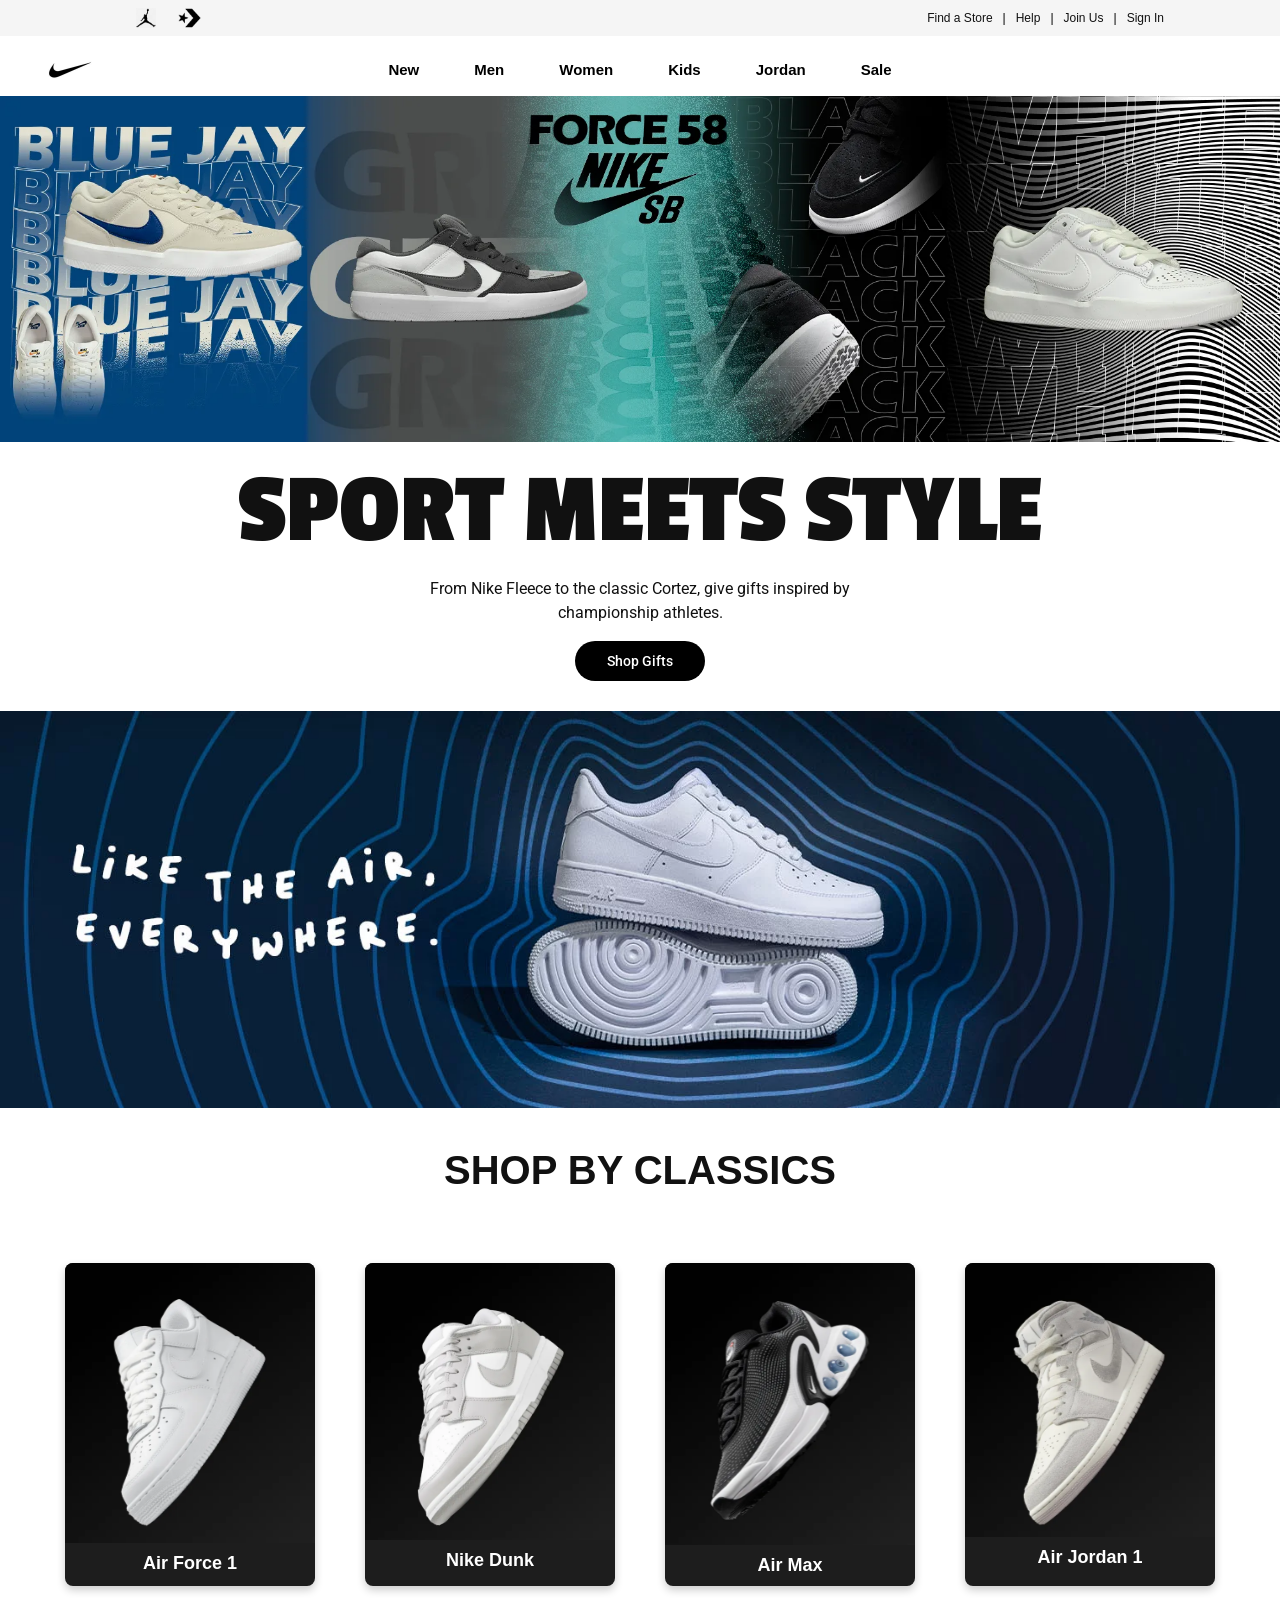
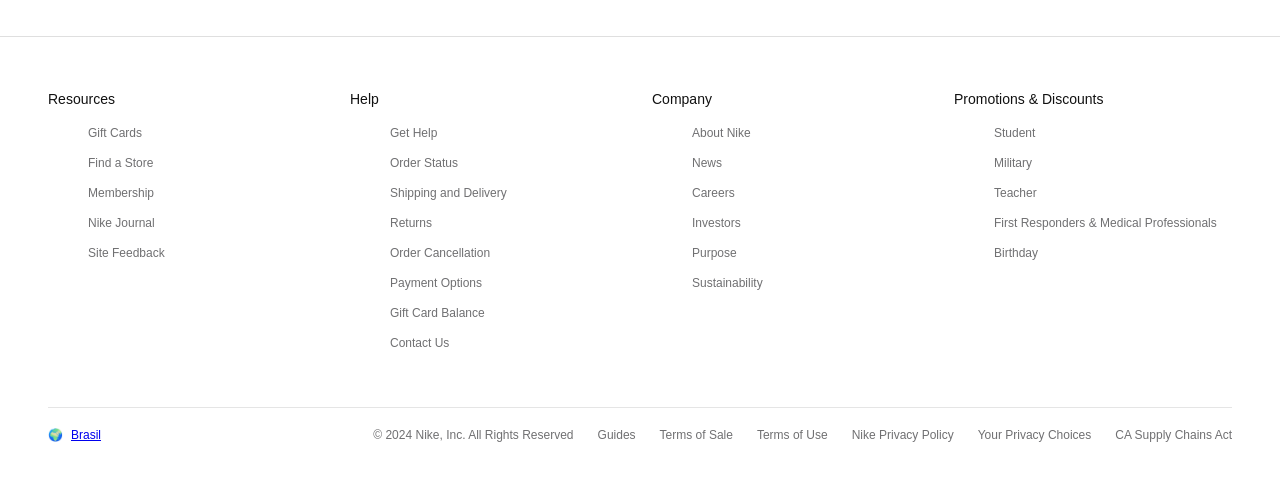
<file: index.html>
<!DOCTYPE html>
<html lang="en">
<head>
    <meta charset="UTF-8">
    <meta name="viewport" content="width=device-width, initial-scale=1.0">
    <link rel="shortcut icon" href="images/favcon_nike.webp" type="image/x-icon">
    <link rel="stylesheet" href="styles/styles.css">
    <title> Nike! Just do It! </title>
</head>

<body>
    <!-- ========== TOP NAV SITE ========== -->
    <nav class="top-nav">
        <!-- Left Top Nav Logo -->
        <div class="img-top-nav">
            <img class="jordan-top-nav" src="images/jordan_header.png" alt="jordan_logo">
            <img class="converse-top-nav" src="images/converse_header.png" alt="converse_logo">
        </div>
        <!-- End Left Top Nav Logo -->
        
        <!-- Right Top Nav Content -->
        <div class="text-top-nav">
            <a href="https://www.nike.com/retail" target="_blank"> Find a Store </a>
            <span>|</span>
            <a href="https://www.nike.com/help" target="_blank"> Help </a>
            <span>|</span>
            <a href="https://www.nike.com/membership" target="_blank"> Join Us </a>
            <span>|</span>
            <a href="signin.html"> Sign In </a>
        </div>
        <!-- End Right Top Nav Content -->
    </nav>
    <!-- ========== END TOP NAV SITE ========== -->

    <!-- ========== HEADER MENU ========== -->
    <header class="header">
        <nav class="header-nav">  
            <!-- Right Header Logo --> 
            <div class="header-logo">
                <a href="index.html"> <img src="images/nike_logo_header.jpg" alt="logo nike"></a>
            </div>
            <!-- End Right Header Logo --> 
            
            <!-- Center Header Menu --> 
            <div class="header-content">      
                <a href="https://www.nike.com/w/new-3n82y" target="_blank"> New </a>
                <a href="https://www.nike.com/men" target="_blank"> Men </a>
                <a href="https://www.nike.com/women" target="_blank"> Women </a>
                <a href="https://www.nike.com/kids" target="_blank"> Kids </a>
                <a href="https://www.nike.com/jordan" target="_blank"> Jordan </a>
                <a href="https://www.nike.com/w/sale-3yaep" target="_blank"> Sale </a>  
            </div> 
            <!-- End Center Header Menu --> 
        </nav>
    </header>
    <!-- ========== END HEADER MENU ========== -->

    <!-- ========== MAIN ==========  -->
    <main class="main">
        <!-- Banner 1 - Main One -->
        <div class="main-one">
            <img class="main-one" src="images/nike-banner-one.webp" alt="main-one-banner">
        </div>
        <!-- End Banner 1 - Main One -->
         
        <!-- Main Content 1 - Main Two -->
        <div class="main-two">
            <h2 class="h2-main-two"> SPORT MEETS STYLE</h2>
            <P class="p-main-two"> From Nike Fleece to the classic Cortez, give gifts inspired by <br>championship athletes.</P>
            <a href="error404.html" class="button-main-two"> Shop Gifts </a>
        </div>
        <!-- End Main Content 1 - Main Two -->

        <!-- Banner 2 - Main Three -->
        <div class="main-three">
            <img class="main-three" src="images/nike-banner-two.webp" alt="main-one-banner">
        </div>
        <!-- End Banner 2 - Main Three -->

        <!-- Product Main List - Main Four -->
        <div class="main-four">
            <p class="p-main-four"> SHOP BY CLASSICS </p>
            <div class="product-grid-main-four">
                <!-- First Product -->
                <div class="product-card">
                    <a href="product1.html"><img src="images/shop_by_classics_air_force.png" alt="Air Force 1"></a>
                    <p> Air Force 1 </p>      
                </div> 
                <!-- Second Product -->
                <div class="product-card">
                    <a href="product2.html"><img src="images/shop_by_classics_dunk.png" alt="Nike Dunk"></a>
                    <p> Nike Dunk </p>
                </div>
                <!-- Third Product -->
                <div class="product-card">
                    <a href="product3.html"><img src="images/shop_by_classics_air_max.png" alt="Air Max"></a>
                    <p> Air Max </p>
                </div>
                <!-- Fourth Product -->
                <div class="product-card">
                    <a href="product4.html"><img src="images/shop_by_classics_air_jordan_1.png" alt="Air Jordan 1"></a>
                    <p> Air Jordan 1 </p>
                </div>   
            </div> 
        </div>
        <!-- End Product Main List - Main Four -->
    </main>
    <!-- ========== END MAIN ==========  -->

    <!-- ========== FOOTER ========== -->
    <footer class="footer">
        <div class="footer-content">
            <div class="footer-columns">
                <div class="footer-column">
                    <h3> Resources </h3>
                    <ul class="footer-links">
                        <li><a href="#"> Gift Cards </a></li>
                        <li><a href="#"> Find a Store </a></li>
                        <li><a href="#"> Membership </a></li>
                        <li><a href="#"> Nike Journal </a></li>
                        <li><a href="#"> Site Feedback </a></li>
                    </ul>
                </div>

                <div class="footer-column">
                    <h3> Help </h3>
                    <ul class="footer-links">
                        <li><a href="#"> Get Help </a></li>
                        <li><a href="#"> Order Status </a></li>
                        <li><a href="#"> Shipping and Delivery </a></li>
                        <li><a href="#"> Returns </a></li>
                        <li><a href="#"> Order Cancellation </a></li>
                        <li><a href="#"> Payment Options </a></li>
                        <li><a href="#"> Gift Card Balance </a></li>
                        <li><a href="#"> Contact Us </a></li>
                    </ul>
                </div>

                <div class="footer-column">
                    <h3> Company </h3>
                    <ul class="footer-links">
                        <li><a href="#"> About Nike </a></li>
                        <li><a href="#"> News </a></li>
                        <li><a href="#"> Careers </a></li>
                        <li><a href="#"> Investors </a></li>
                        <li><a href="#"> Purpose </a></li>
                        <li><a href="#"> Sustainability </a></li>
                    </ul>
                </div>

                <div class="footer-column">
                    <h3> Promotions & Discounts </h3>
                    <ul class="footer-links">
                        <li><a href="#"> Student </a></li>
                        <li><a href="#"> Military </a></li>
                        <li><a href="#"> Teacher </a></li>
                        <li><a href="#"> First Responders & Medical Professionals </a></li>
                        <li><a href="#"> Birthday </a></li>
                    </ul>
                </div>
            </div>

            <div class="footer-bottom">
                <div class="location">
                    <span> 🌍 </span>
                    <a href="#"> Brasil </a>
                </div>
                <div class="footer-legal">
                    <span> © 2024 Nike, Inc. All Rights Reserved </span>
                    <a href="#"> Guides </a>
                    <a href="#"> Terms of Sale </a>
                    <a href="#"> Terms of Use </a>
                    <a href="#"> Nike Privacy Policy </a>
                    <a href="#"> Your Privacy Choices </a>
                    <a href="#"> CA Supply Chains Act </a>
                </div>
            </div>
        </div>
    </footer>
    <!-- ========== END FOOTER ========== -->
</body>
</html>
</file>
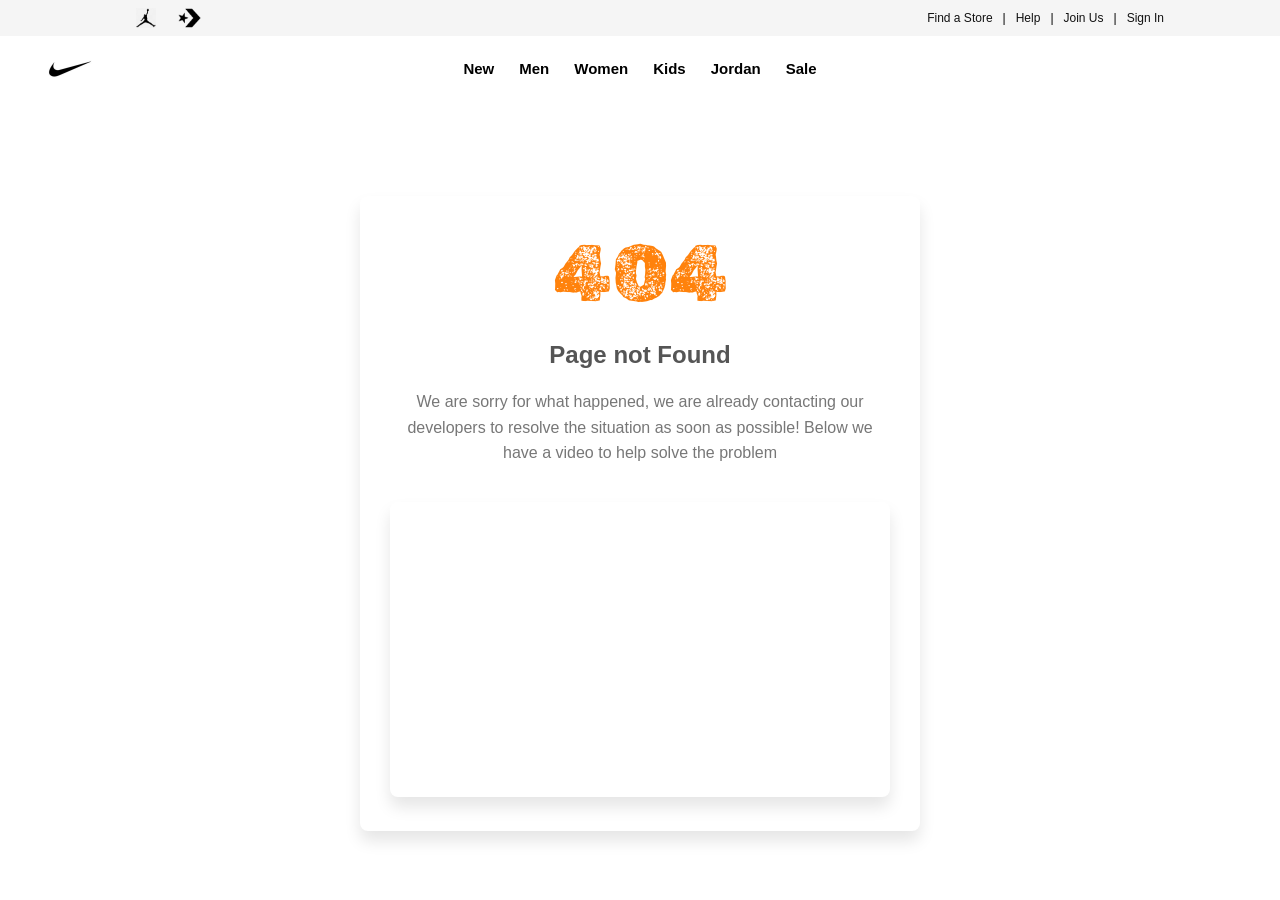
<file: error404.html>
<!DOCTYPE html>
<html lang="pt-br">
<head>
    <meta charset="UTF-8">
    <meta name="viewport" content="width=device-width, initial-scale=1.0">
    <link rel="shortcut icon" href="images/favcon_nike.webp" type="image/x-icon">
    <link rel="stylesheet" href="styles/error404.css">
    <title> Nike! Just do It!</title>
</head>

<body>
    <!-- ========== TOP NAV SITE ========== -->
    <nav class="top-nav">
        <!-- Left Top Nav Logo -->
        <div class="img-top-nav">
            <img class="jordan-top-nav" src="images/jordan_header.png" alt="jordan_logo">
            <img class="converse-top-nav" src="images/converse_header.png" alt="converse_logo">
        </div>
        <!-- End Left Top Nav Logo -->
        
        <!-- Right Top Nav Content -->
        <div class="text-top-nav">
            <a href="https://www.nike.com/retail" target="_blank"> Find a Store </a>
            <span>|</span>
            <a href="https://www.nike.com/help" target="_blank"> Help </a>
            <span>|</span>
            <a href="https://www.nike.com/membership" target="_blank"> Join Us </a>
            <span>|</span>
            <a href="signin.html"> Sign In </a>
        </div>
        <!-- End Right Top Nav Content -->
    </nav>
    <!-- ========== END TOP NAV SITE ========== -->

    <!-- ========== HEADER MENU ========== -->
    <header class="header">
        <nav class="header-nav">  
            <!-- Right Header Logo --> 
            <div class="header-logo">
                <a href="index.html"> <img src="images/nike_logo_header.jpg" alt="logo nike"></a>
            </div>
            <!-- End Right Header Logo --> 
            
            <!-- Center Header Menu --> 
            <div class="header-content">      
                <a href="https://www.nike.com/w/new-3n82y" target="_blank"> New </a>
                <a href="https://www.nike.com/men" target="_blank"> Men </a>
                <a href="https://www.nike.com/women" target="_blank"> Women </a>
                <a href="https://www.nike.com/kids" target="_blank"> Kids </a>
                <a href="https://www.nike.com/jordan" target="_blank"> Jordan </a>
                <a href="https://www.nike.com/w/sale-3yaep" target="_blank"> Sale </a>   
            </div> 
            <!-- End Center Header Menu --> 
        </nav>
    </header>
    <!-- ========== END HEADER MENU ========== -->

    <!-- ========== MAIN ==========  -->
    <main class="main">
        <div>
            <h1 class="h1"> 404 </h1>
            <h2 class="h2"> Page not Found </h2>
            <p class="p"> We are sorry for what happened, we are already contacting our developers to resolve the situation as soon as possible! Below we have a video to help solve the problem </p>
        </div>
        <div>
            <iframe class="video" width="560" height="315" src="https://www.youtube.com/embed/NRT_sdTAwU4?si=lMrzBtJq0rFooqco" title="YouTube video player" frameborder="0" allow="accelerometer; autoplay; clipboard-write; encrypted-media; gyroscope; picture-in-picture; web-share" referrerpolicy="strict-origin-when-cross-origin" allowfullscreen></iframe>
        </div>

    </main>
    <!-- ========== END MAIN ==========  -->
</body>
</html>
</file>
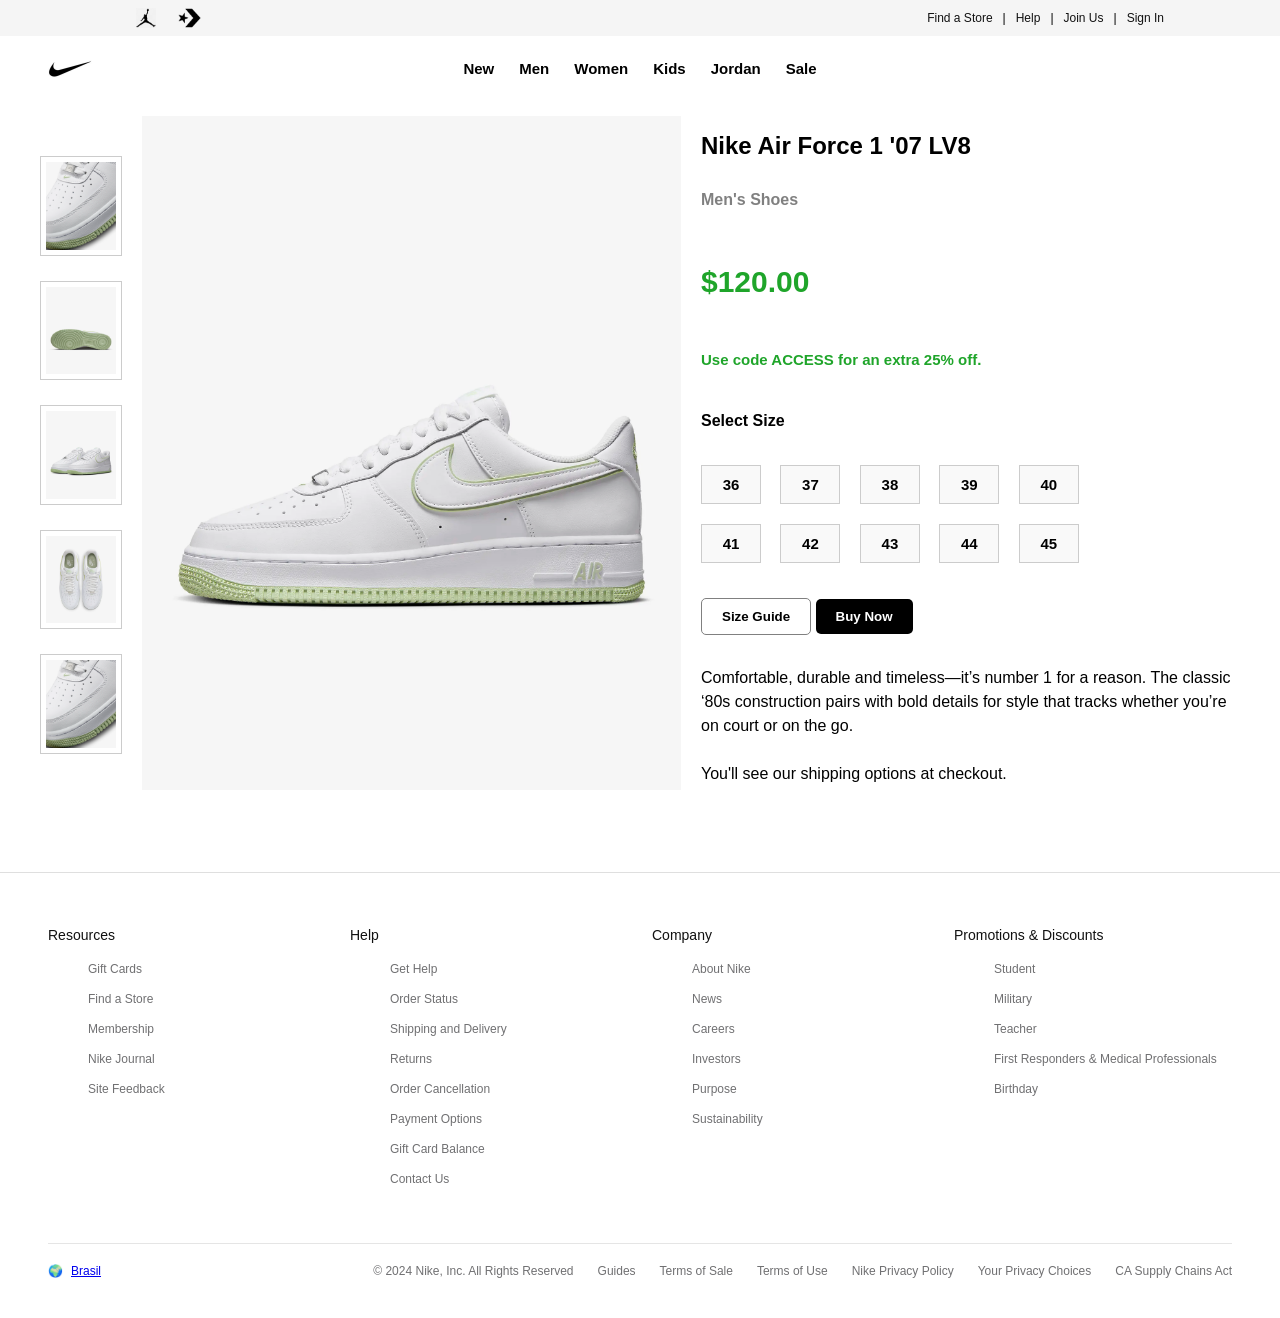
<file: product1.html>
<!DOCTYPE html>
<html lang="en">
<head>
    <meta charset="UTF-8">
    <meta name="viewport" content="width=device-width, initial-scale=1.0">
    <link rel="shortcut icon" href="images/favcon_nike.webp" type="image/x-icon">
    <link rel="stylesheet" href="styles/products.css">
    <title> Nike! Just do It! </title>
</head>

<body>
    <!-- ========== TOP NAV SITE ========== -->
    <nav class="top-nav">
        <div class="img-top-nav">
            <img class="jordan-top-nav" src="images/jordan_header.png" alt="jordan_logo">
            <img class="converse-top-nav" src="images/converse_header.png" alt="converse_logo">
        </div>
        <div class="text-top-nav">
            <a href="https://www.nike.com/retail" target="_blank"> Find a Store </a>
            <span>|</span>
            <a href="https://www.nike.com/help" target="_blank"> Help </a>
            <span>|</span>
            <a href="https://www.nike.com/membership" target="_blank"> Join Us </a>
            <span>|</span>
            <a href="signin.html"> Sign In </a>
        </div>
    </nav>
    <!-- ========== END TOP NAV SITE ========== -->

    <!-- ========== HEADER MENU ========== -->
    <header class="header">
        <nav class="header-nav">   
            <div class="header-logo">
                <a href="index.html"> <img src="images/nike_logo_header.jpg" alt="logo nike"></a>
            </div>
            <div class="header-content">      
                <a href="https://www.nike.com/w/new-3n82y" target="_blank"> New </a>
                <a href="https://www.nike.com/men" target="_blank"> Men </a>
                <a href="https://www.nike.com/women" target="_blank"> Women </a>
                <a href="https://www.nike.com/kids" target="_blank"> Kids </a>
                <a href="https://www.nike.com/jordan" target="_blank"> Jordan </a>
                <a href="https://www.nike.com/w/sale-3yaep" target="_blank"> Sale </a> 
            </div> 
        </nav>
    </header>
    <!-- ========== END HEADER MENU ========== -->

    <!-- ========== MAIN PRODUCT PAGE ========== -->
    <main class="main">
        <div class="product-container">
            <!-- Grid Images -->
            <div class="products-grid">
                <img src="images/product1-airforce/prox_view.png" alt="Proximal view" class="prev-image">
                <img src="images/product1-airforce/bottom_view.png" alt="Bottom view" class="prev-image">
                <img src="images/product1-airforce/diagonal_view.png" alt="Diagonal view" class="prev-image">
                <img src="images/product1-airforce/top_view.png" alt="Top view" class="prev-image">
                <img src="images/product1-airforce/prox_view.png" alt="Proximal view" class="prev-image">
            </div>
    
            <!-- Main Product Image -->
            <div class="product-image">
                <img src="images/product1-airforce/lateral_view.png" alt="Lateral view" class="main-image">
            </div>
    
            <!-- Product Details -->
            <div class="product-content">
                <h1 class="product-name"> Nike Air Force 1 '07 LV8 </h1>
                <h3 class="product-category"> Men's Shoes </h3>
                <h2 class="product-price"> $120.00 </h2>
                <h2 class="discount-offer"> Use code ACCESS for an extra 25% off. </h2>
    
                <!-- Size Selection -->
                <p class="size-label"> Select Size </p>
                <div class="size-buttons">
                    <button class="product-size"> 36 </button>
                    <button class="product-size"> 37 </button>
                    <button class="product-size"> 38 </button>
                    <button class="product-size"> 39 </button>
                    <button class="product-size"> 40 </button>
                    <br>
                    <button class="product-size"> 41 </button>
                    <button class="product-size"> 42 </button>
                    <button class="product-size"> 43 </button>
                    <button class="product-size"> 44 </button>
                    <button class="product-size"> 45 </button>
                </div>
    
                <!-- Action Buttons -->
                <div class="action-buttons">
                    <a href="sizeguide.html"><button class="add-to-bag"> Size Guide </button></a>
                    <button class="buy-now"> Buy Now </button>
                </div>
    
                <!-- Prodcut Description -->
                <p class="product-description">
                    Comfortable, durable and timeless—it’s number 1 for a reason. The classic ‘80s construction pairs with bold details for style that tracks whether you’re on court or on the go.
                    <br> <br>
                    You'll see our shipping options at checkout.
                </p>
            </div>
        </div>
    </main>
    <!-- ========== END MAIN PRODUCT PAGE ========== -->

    <!-- ========== FOOTER ========== -->
    <footer class="footer">
        <div class="footer-content">
            <div class="footer-columns">
                <div class="footer-column">
                    <h3> Resources </h3>
                    <ul class="footer-links">
                        <li><a href="#"> Gift Cards </a></li>
                        <li><a href="#"> Find a Store </a></li>
                        <li><a href="#"> Membership </a></li>
                        <li><a href="#"> Nike Journal </a></li>
                        <li><a href="#"> Site Feedback </a></li>
                    </ul>
                </div>

                <div class="footer-column">
                    <h3>Help</h3>
                    <ul class="footer-links">
                        <li><a href="#"> Get Help </a></li>
                        <li><a href="#"> Order Status </a></li>
                        <li><a href="#"> Shipping and Delivery </a></li>
                        <li><a href="#"> Returns </a></li>
                        <li><a href="#"> Order Cancellation </a></li>
                        <li><a href="#"> Payment Options </a></li>
                        <li><a href="#"> Gift Card Balance </a></li>
                        <li><a href="#"> Contact Us </a></li>
                    </ul>
                </div>

                <div class="footer-column">
                    <h3> Company </h3>
                    <ul class="footer-links">
                        <li><a href="#"> About Nike </a></li>
                        <li><a href="#"> News </a></li>
                        <li><a href="#"> Careers </a></li>
                        <li><a href="#"> Investors </a></li>
                        <li><a href="#"> Purpose </a></li>
                        <li><a href="#"> Sustainability </a></li>
                    </ul>
                </div>

                <div class="footer-column">
                    <h3> Promotions & Discounts </h3>
                    <ul class="footer-links">
                        <li><a href="#"> Student </a></li>
                        <li><a href="#"> Military </a></li>
                        <li><a href="#"> Teacher </a></li>
                        <li><a href="#"> First Responders & Medical Professionals </a></li>
                        <li><a href="#"> Birthday </a></li>
                    </ul>
                </div>
            </div>

            <div class="footer-bottom">
                <div class="location">
                    <span> 🌍 </span>
                    <a href="#"> Brasil </a>
                </div>
                <div class="footer-legal">
                    <span> © 2024 Nike, Inc. All Rights Reserved </span>
                    <a href="#"> Guides </a>
                    <a href="#"> Terms of Sale </a>
                    <a href="#"> Terms of Use </a>
                    <a href="#"> Nike Privacy Policy </a>
                    <a href="#"> Your Privacy Choices </a>
                    <a href="#"> CA Supply Chains Act </a>
                </div>
            </div>
        </div>
    </footer>
    <!-- ========== END FOOTER ========== -->

</body>
</html>
</file>
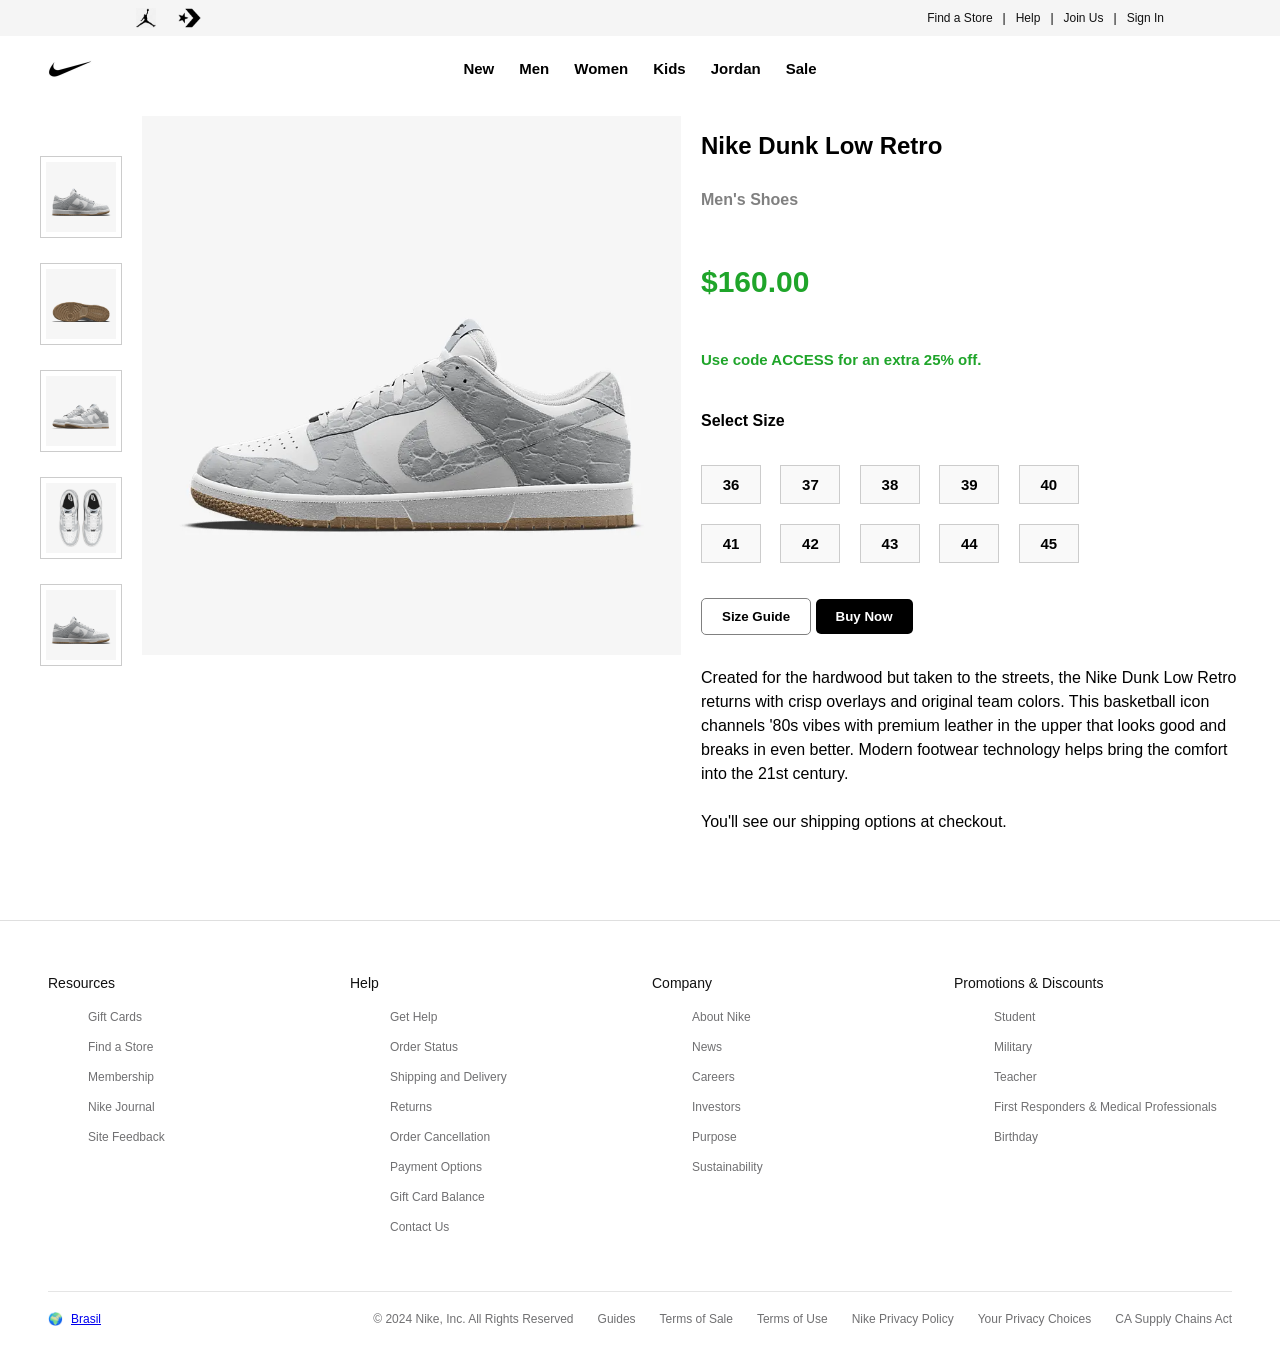
<file: product2.html>
<!DOCTYPE html>
<html lang="en">
<head>
    <meta charset="UTF-8">
    <meta name="viewport" content="width=device-width, initial-scale=1.0">
    <link rel="shortcut icon" href="images/favcon_nike.webp" type="image/x-icon">
    <link rel="stylesheet" href="styles/products.css">
    <title> Nike! Just do It! </title>
</head>

<body>
    <!-- ========== TOP NAV SITE ========== -->
    <nav class="top-nav">
        <div class="img-top-nav">
            <img class="jordan-top-nav" src="images/jordan_header.png" alt="jordan_logo">
            <img class="converse-top-nav" src="images/converse_header.png" alt="converse_logo">
        </div>
        <div class="text-top-nav">
            <a href="https://www.nike.com/retail" target="_blank"> Find a Store </a>
            <span>|</span>
            <a href="https://www.nike.com/help" target="_blank"> Help </a>
            <span>|</span>
            <a href="https://www.nike.com/membership" target="_blank"> Join Us </a>
            <span>|</span>
            <a href="signin.html"> Sign In </a>
        </div>
    </nav>
    <!-- ========== END TOP NAV SITE ========== -->

    <!-- ========== HEADER MENU ========== -->
    <header class="header">
        <nav class="header-nav">   
            <div class="header-logo">
                <a href="index.html"> <img src="images/nike_logo_header.jpg" alt="logo nike"></a>
            </div>
            <div class="header-content">      
                <a href="https://www.nike.com/w/new-3n82y" target="_blank"> New </a>
                <a href="https://www.nike.com/men" target="_blank"> Men </a>
                <a href="https://www.nike.com/women" target="_blank"> Women </a>
                <a href="https://www.nike.com/kids" target="_blank"> Kids </a>
                <a href="https://www.nike.com/jordan" target="_blank"> Jordan </a>
                <a href="https://www.nike.com/w/sale-3yaep" target="_blank"> Sale </a>  
            </div> 
        </nav>
    </header>
    <!-- ========== END HEADER MENU ========== -->

    <!-- ========== MAIN PRODUCT PAGE ========== -->
    <main class="main">
        <div class="product-container">
            <!-- Grid Images -->
            <div class="products-grid">
                <img src="images/product2-dunklow/prox_view.png" alt="Proximal view" class="prev-image">
                <img src="images/product2-dunklow/bottom_view.png" alt="Bottom view" class="prev-image">
                <img src="images/product2-dunklow/diagonal_view.png" alt="Diagonal view" class="prev-image">
                <img src="images/product2-dunklow/top_view.png" alt="Top view" class="prev-image">
                <img src="images/product2-dunklow/prox_view.png" alt="Proximal view" class="prev-image">
            </div>
    
            <!-- Main Product Image -->
            <div class="product-image">
                <img src="images/product2-dunklow/lateral_view.png" alt="Lateral view" class="main-image">
            </div>
    
            <!-- Product Details -->
            <div class="product-content">
                <h1 class="product-name"> Nike Dunk Low Retro </h1>
                <h3 class="product-category"> Men's Shoes </h3>
                <h2 class="product-price"> $160.00 </h2>
                <h2 class="discount-offer"> Use code ACCESS for an extra 25% off. </h2>
    
                <!-- Size Selection -->
                <p class="size-label"> Select Size </p>
                <div class="size-buttons">
                    <button class="product-size"> 36 </button>
                    <button class="product-size"> 37 </button>
                    <button class="product-size"> 38 </button>
                    <button class="product-size"> 39 </button>
                    <button class="product-size"> 40 </button>
                    <br>
                    <button class="product-size"> 41 </button>
                    <button class="product-size"> 42 </button>
                    <button class="product-size"> 43 </button>
                    <button class="product-size"> 44 </button>
                    <button class="product-size"> 45 </button>
                </div>
    
                <!-- Action Buttons -->
                <div class="action-buttons">
                    <a href="sizeguide.html"><button class="add-to-bag"> Size Guide </button></a>
                    <button class="buy-now"> Buy Now </button>
                </div>
    
                <!-- Prodcut Description -->
                <p class="product-description">
                    Created for the hardwood but taken to the streets, the Nike Dunk Low Retro returns with crisp overlays and original team colors. This basketball icon channels '80s vibes with premium leather in the upper that looks good and breaks in even better. Modern footwear technology helps bring the comfort into the 21st century.
                    <br> <br>
                    You'll see our shipping options at checkout.
                </p>
            </div>
        </div>
    </main>
    <!-- ========== END MAIN PRODUCT PAGE ========== -->

    <!-- ========== FOOTER ========== -->
    <footer class="footer">
        <div class="footer-content">
            <div class="footer-columns">
                <div class="footer-column">
                    <h3> Resources </h3>
                    <ul class="footer-links">
                        <li><a href="#"> Gift Cards </a></li>
                        <li><a href="#"> Find a Store </a></li>
                        <li><a href="#"> Membership </a></li>
                        <li><a href="#"> Nike Journal </a></li>
                        <li><a href="#"> Site Feedback </a></li>
                    </ul>
                </div>

                <div class="footer-column">
                    <h3>Help</h3>
                    <ul class="footer-links">
                        <li><a href="#"> Get Help </a></li>
                        <li><a href="#"> Order Status </a></li>
                        <li><a href="#"> Shipping and Delivery </a></li>
                        <li><a href="#"> Returns </a></li>
                        <li><a href="#"> Order Cancellation </a></li>
                        <li><a href="#"> Payment Options </a></li>
                        <li><a href="#"> Gift Card Balance </a></li>
                        <li><a href="#"> Contact Us </a></li>
                    </ul>
                </div>

                <div class="footer-column">
                    <h3> Company </h3>
                    <ul class="footer-links">
                        <li><a href="#"> About Nike </a></li>
                        <li><a href="#"> News </a></li>
                        <li><a href="#"> Careers </a></li>
                        <li><a href="#"> Investors </a></li>
                        <li><a href="#"> Purpose </a></li>
                        <li><a href="#"> Sustainability </a></li>
                    </ul>
                </div>

                <div class="footer-column">
                    <h3> Promotions & Discounts </h3>
                    <ul class="footer-links">
                        <li><a href="#"> Student </a></li>
                        <li><a href="#"> Military </a></li>
                        <li><a href="#"> Teacher </a></li>
                        <li><a href="#"> First Responders & Medical Professionals </a></li>
                        <li><a href="#"> Birthday </a></li>
                    </ul>
                </div>
            </div>

            <div class="footer-bottom">
                <div class="location">
                    <span> 🌍 </span>
                    <a href="#"> Brasil </a>
                </div>
                <div class="footer-legal">
                    <span> © 2024 Nike, Inc. All Rights Reserved </span>
                    <a href="#"> Guides </a>
                    <a href="#"> Terms of Sale </a>
                    <a href="#"> Terms of Use </a>
                    <a href="#"> Nike Privacy Policy </a>
                    <a href="#"> Your Privacy Choices </a>
                    <a href="#"> CA Supply Chains Act </a>
                </div>
            </div>
        </div>
    </footer>
    <!-- ========== END FOOTER ========== -->

</body>
</html>
</file>
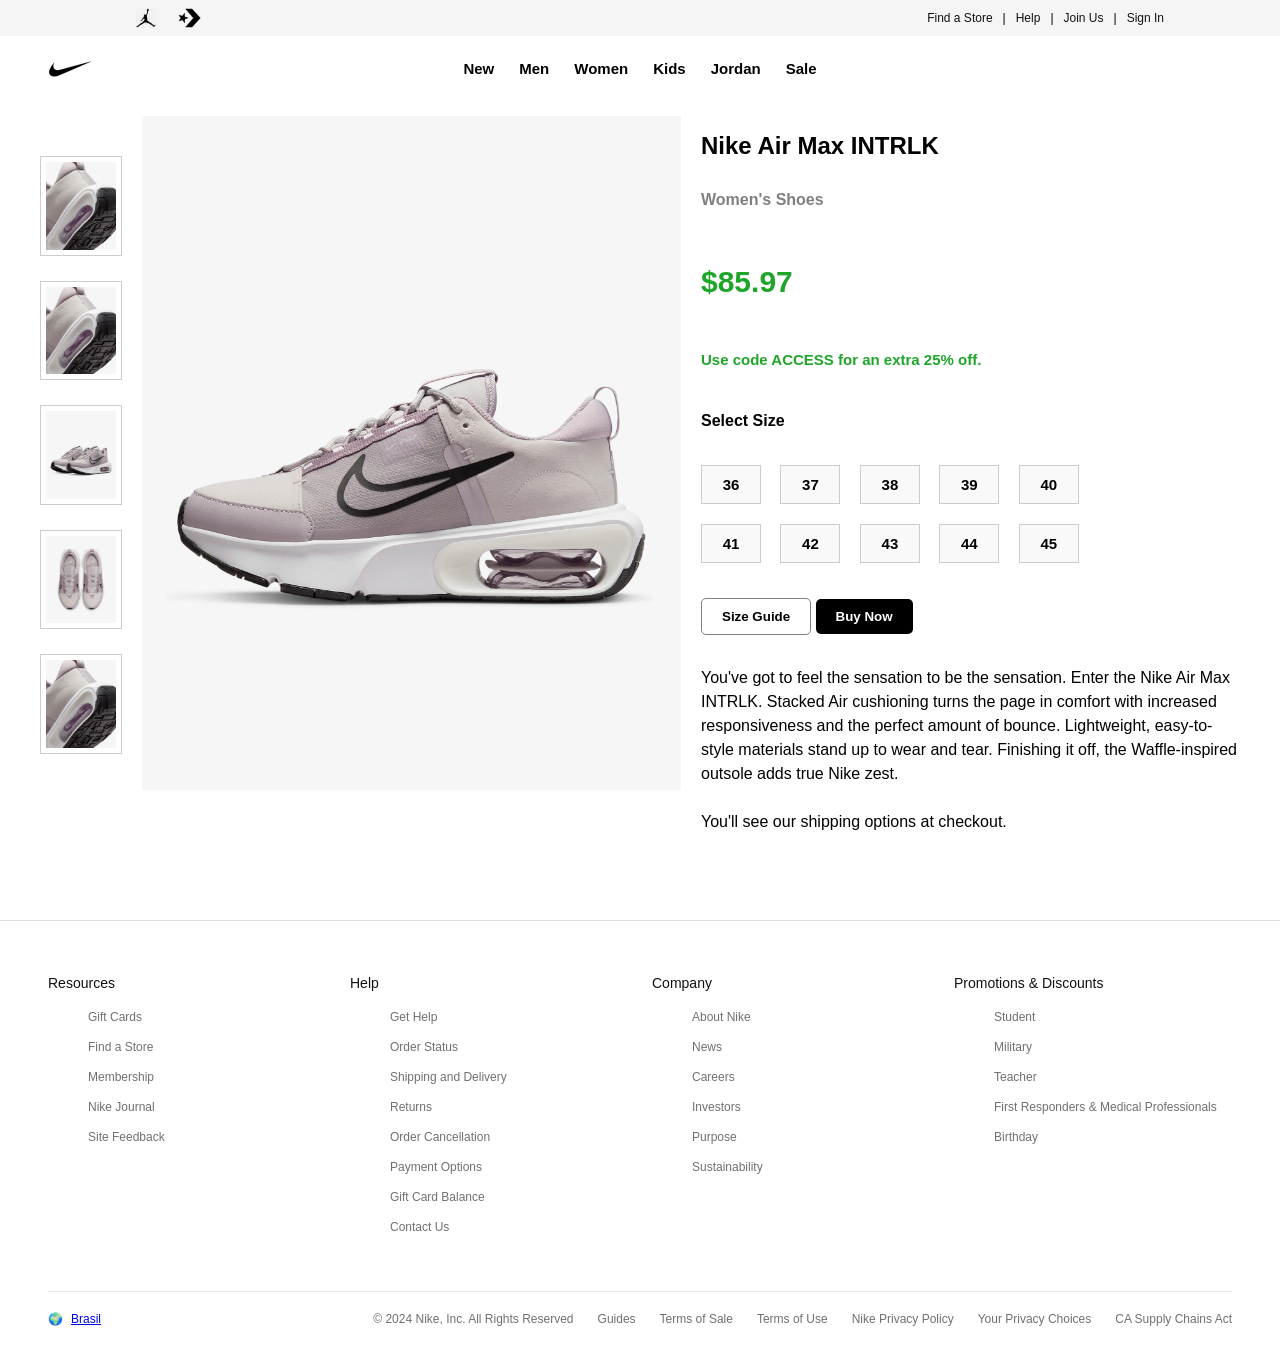
<file: product3.html>
<!DOCTYPE html>
<html lang="en">
<head>
    <meta charset="UTF-8">
    <meta name="viewport" content="width=device-width, initial-scale=1.0">
    <link rel="shortcut icon" href="images/favcon_nike.webp" type="image/x-icon">
    <link rel="stylesheet" href="styles/products.css">
    <title> Nike! Just do It! </title>
</head>

<body>
    <!-- ========== TOP NAV SITE ========== -->
    <nav class="top-nav">
        <div class="img-top-nav">
            <img class="jordan-top-nav" src="images/jordan_header.png" alt="jordan_logo">
            <img class="converse-top-nav" src="images/converse_header.png" alt="converse_logo">
        </div>
        <div class="text-top-nav">
            <a href="https://www.nike.com/retail" target="_blank"> Find a Store </a>
            <span>|</span>
            <a href="https://www.nike.com/help" target="_blank"> Help </a>
            <span>|</span>
            <a href="https://www.nike.com/membership" target="_blank"> Join Us </a>
            <span>|</span>
            <a href="signin.html"> Sign In </a>
        </div>
    </nav>
    <!-- ========== END TOP NAV SITE ========== -->

    <!-- ========== HEADER MENU ========== -->
    <header class="header">
        <nav class="header-nav">   
            <div class="header-logo">
                <a href="index.html"> <img src="images/nike_logo_header.jpg" alt="logo nike"></a>
            </div>
            <div class="header-content">      
                <a href="https://www.nike.com/w/new-3n82y" target="_blank"> New </a>
                <a href="https://www.nike.com/men" target="_blank"> Men </a>
                <a href="https://www.nike.com/women" target="_blank"> Women </a>
                <a href="https://www.nike.com/kids" target="_blank"> Kids </a>
                <a href="https://www.nike.com/jordan" target="_blank"> Jordan </a>
                <a href="https://www.nike.com/w/sale-3yaep" target="_blank"> Sale </a>  
            </div> 
        </nav>
    </header>
    <!-- ========== END HEADER MENU ========== -->

    <!-- ========== MAIN PRODUCT PAGE ========== -->
    <main class="main">
        <div class="product-container">
            <!-- Grid Images -->
            <div class="products-grid">
                <img src="images/product3-airmax/prox_view.png" alt="Proximal view" class="prev-image">
                <img src="images/product3-airmax/bottom_view.png" alt="Bottom view" class="prev-image">
                <img src="images/product3-airmax/diagonal_view.png" alt="Diagonal view" class="prev-image">
                <img src="images/product3-airmax/top_view.png" alt="Top view" class="prev-image">
                <img src="images/product3-airmax/prox_view.png" alt="Proximal view" class="prev-image">
            </div>
    
            <!-- Main Product Image -->
            <div class="product-image">
                <img src="images/product3-airmax/lateral_view.png" alt="Lateral view" class="main-image">
            </div>
    
            <!-- Product Details -->
            <div class="product-content">
                <h1 class="product-name"> Nike Air Max INTRLK </h1>
                <h3 class="product-category"> Women's Shoes </h3>
                <h2 class="product-price"> $85.97 </h2>
                <h2 class="discount-offer"> Use code ACCESS for an extra 25% off. </h2>
    
                <!-- Size Selection -->
                <p class="size-label"> Select Size </p>
                <div class="size-buttons">
                    <button class="product-size"> 36 </button>
                    <button class="product-size"> 37 </button>
                    <button class="product-size"> 38 </button>
                    <button class="product-size"> 39 </button>
                    <button class="product-size"> 40 </button>
                    <br>
                    <button class="product-size"> 41 </button>
                    <button class="product-size"> 42 </button>
                    <button class="product-size"> 43 </button>
                    <button class="product-size"> 44 </button>
                    <button class="product-size"> 45 </button>
                </div>
    
                <!-- Action Buttons -->
                <div class="action-buttons">
                    <a href="sizeguide.html"><button class="add-to-bag"> Size Guide </button></a>
                    <button class="buy-now"> Buy Now </button>
                </div>
    
                <!-- Prodcut Description -->
                <p class="product-description">
                    You've got to feel the sensation to be the sensation. Enter the Nike Air Max INTRLK. Stacked Air cushioning turns the page in comfort with increased responsiveness and the perfect amount of bounce. Lightweight, easy-to-style materials stand up to wear and tear. Finishing it off, the Waffle-inspired outsole adds true Nike zest.
                    <br> <br>
                    You'll see our shipping options at checkout.
                </p>
            </div>
        </div>
    </main>
    <!-- ========== END MAIN PRODUCT PAGE ========== -->

    <!-- ========== FOOTER ========== -->
    <footer class="footer">
        <div class="footer-content">
            <div class="footer-columns">
                <div class="footer-column">
                    <h3> Resources </h3>
                    <ul class="footer-links">
                        <li><a href="#"> Gift Cards </a></li>
                        <li><a href="#"> Find a Store </a></li>
                        <li><a href="#"> Membership </a></li>
                        <li><a href="#"> Nike Journal </a></li>
                        <li><a href="#"> Site Feedback </a></li>
                    </ul>
                </div>

                <div class="footer-column">
                    <h3>Help</h3>
                    <ul class="footer-links">
                        <li><a href="#"> Get Help </a></li>
                        <li><a href="#"> Order Status </a></li>
                        <li><a href="#"> Shipping and Delivery </a></li>
                        <li><a href="#"> Returns </a></li>
                        <li><a href="#"> Order Cancellation </a></li>
                        <li><a href="#"> Payment Options </a></li>
                        <li><a href="#"> Gift Card Balance </a></li>
                        <li><a href="#"> Contact Us </a></li>
                    </ul>
                </div>

                <div class="footer-column">
                    <h3> Company </h3>
                    <ul class="footer-links">
                        <li><a href="#"> About Nike </a></li>
                        <li><a href="#"> News </a></li>
                        <li><a href="#"> Careers </a></li>
                        <li><a href="#"> Investors </a></li>
                        <li><a href="#"> Purpose </a></li>
                        <li><a href="#"> Sustainability </a></li>
                    </ul>
                </div>

                <div class="footer-column">
                    <h3> Promotions & Discounts </h3>
                    <ul class="footer-links">
                        <li><a href="#"> Student </a></li>
                        <li><a href="#"> Military </a></li>
                        <li><a href="#"> Teacher </a></li>
                        <li><a href="#"> First Responders & Medical Professionals </a></li>
                        <li><a href="#"> Birthday </a></li>
                    </ul>
                </div>
            </div>

            <div class="footer-bottom">
                <div class="location">
                    <span> 🌍 </span>
                    <a href="#"> Brasil </a>
                </div>
                <div class="footer-legal">
                    <span> © 2024 Nike, Inc. All Rights Reserved </span>
                    <a href="#"> Guides </a>
                    <a href="#"> Terms of Sale </a>
                    <a href="#"> Terms of Use </a>
                    <a href="#"> Nike Privacy Policy </a>
                    <a href="#"> Your Privacy Choices </a>
                    <a href="#"> CA Supply Chains Act </a>
                </div>
            </div>
        </div>
    </footer>
    <!-- ========== END FOOTER ========== -->

</body>
</html>
</file>
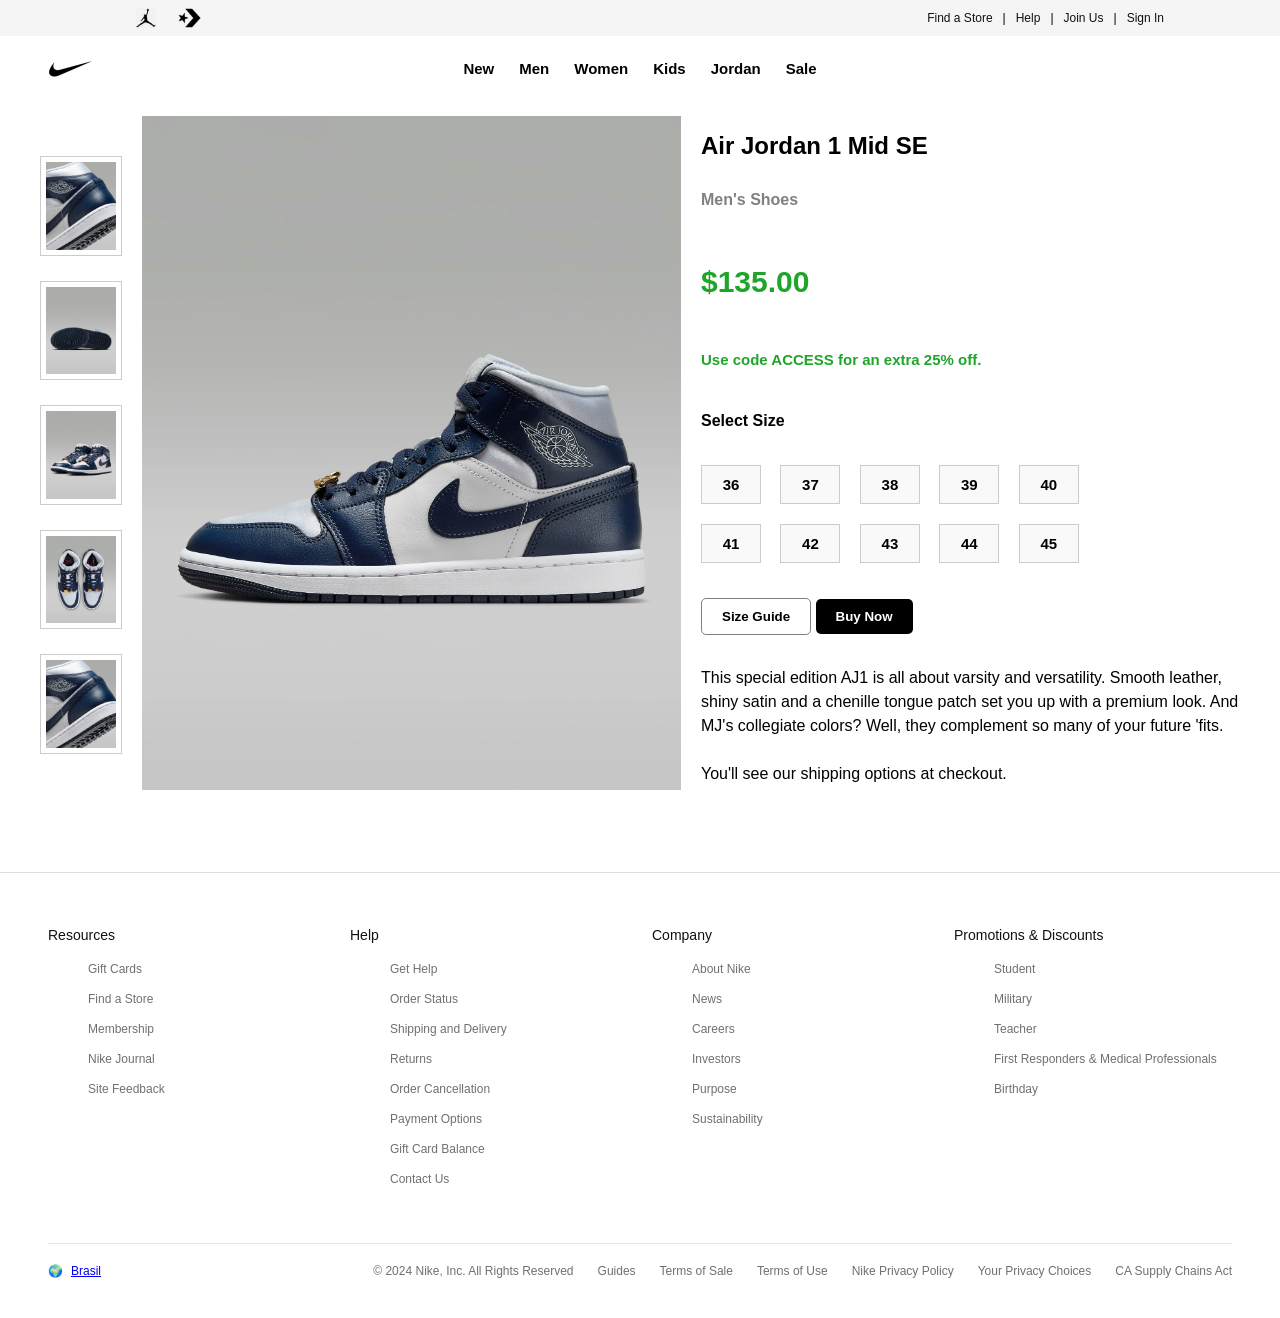
<file: product4.html>
<!DOCTYPE html>
<html lang="en">
<head>
    <meta charset="UTF-8">
    <meta name="viewport" content="width=device-width, initial-scale=1.0">
    <link rel="shortcut icon" href="images/favcon_nike.webp" type="image/x-icon">
    <link rel="stylesheet" href="styles/products.css">
    <title> Nike! Just do It! </title>
</head>

<body>
    <!-- ========== TOP NAV SITE ========== -->
    <nav class="top-nav">
        <div class="img-top-nav">
            <img class="jordan-top-nav" src="images/jordan_header.png" alt="jordan_logo">
            <img class="converse-top-nav" src="images/converse_header.png" alt="converse_logo">
        </div>
        <div class="text-top-nav">
            <a href="https://www.nike.com/retail" target="_blank"> Find a Store </a>
            <span>|</span>
            <a href="https://www.nike.com/help" target="_blank"> Help </a>
            <span>|</span>
            <a href="https://www.nike.com/membership" target="_blank"> Join Us </a>
            <span>|</span>
            <a href="signin.html"> Sign In </a>
        </div>
    </nav>
    <!-- ========== END TOP NAV SITE ========== -->

    <!-- ========== HEADER MENU ========== -->
    <header class="header">
        <nav class="header-nav">   
            <div class="header-logo">
                <a href="index.html"> <img src="images/nike_logo_header.jpg" alt="logo nike"></a>
            </div>
            <div class="header-content">      
                <a href="https://www.nike.com/w/new-3n82y" target="_blank"> New </a>
                <a href="https://www.nike.com/men" target="_blank"> Men </a>
                <a href="https://www.nike.com/women" target="_blank"> Women </a>
                <a href="https://www.nike.com/kids" target="_blank"> Kids </a>
                <a href="https://www.nike.com/jordan" target="_blank"> Jordan </a>
                <a href="https://www.nike.com/w/sale-3yaep" target="_blank"> Sale </a>  
            </div> 
        </nav>
    </header>
    <!-- ========== END HEADER MENU ========== -->

    <!-- ========== MAIN PRODUCT PAGE ========== -->
    <main class="main">
        <div class="product-container">
            <!-- Grid Images -->
            <div class="products-grid">
                <img src="images/product4-airjordan/prox_view.png" alt="Proximal view" class="prev-image">
                <img src="images/product4-airjordan/bottom_view.png" alt="Bottom view" class="prev-image">
                <img src="images/product4-airjordan/diagonal_view.png" alt="Diagonal view" class="prev-image">
                <img src="images/product4-airjordan/top_view.png" alt="Top view" class="prev-image">
                <img src="images/product4-airjordan/prox_view.png" alt="Proximal view" class="prev-image">
            </div>
    
            <!-- Main Product Image -->
            <div class="product-image">
                <img src="images/product4-airjordan/lateral_view.png" alt="Lateral view" class="main-image">
            </div>
    
            <!-- Product Details -->
            <div class="product-content">
                <h1 class="product-name"> Air Jordan 1 Mid SE </h1>
                <h3 class="product-category"> Men's Shoes </h3>
                <h2 class="product-price"> $135.00 </h2>
                <h2 class="discount-offer"> Use code ACCESS for an extra 25% off. </h2>
    
                <!-- Size Selection -->
                <p class="size-label"> Select Size </p>
                <div class="size-buttons">
                    <button class="product-size"> 36 </button>
                    <button class="product-size"> 37 </button>
                    <button class="product-size"> 38 </button>
                    <button class="product-size"> 39 </button>
                    <button class="product-size"> 40 </button>
                    <br>
                    <button class="product-size"> 41 </button>
                    <button class="product-size"> 42 </button>
                    <button class="product-size"> 43 </button>
                    <button class="product-size"> 44 </button>
                    <button class="product-size"> 45 </button>
                </div>
    
                <!-- Action Buttons -->
                <div class="action-buttons">
                    <a href="sizeguide.html"><button class="add-to-bag"> Size Guide </button></a>
                    <button class="buy-now"> Buy Now </button>
                </div>
    
                <!-- Prodcut Description -->
                <p class="product-description">
                    This special edition AJ1 is all about varsity and versatility. Smooth leather, shiny satin and a chenille tongue patch set you up with a premium look. And MJ's collegiate colors? Well, they complement so many of your future 'fits.
                    <br> <br>
                    You'll see our shipping options at checkout.
                </p>
            </div>
        </div>
    </main>
    <!-- ========== END MAIN PRODUCT PAGE ========== -->

    <!-- ========== FOOTER ========== -->
    <footer class="footer">
        <div class="footer-content">
            <div class="footer-columns">
                <div class="footer-column">
                    <h3> Resources </h3>
                    <ul class="footer-links">
                        <li><a href="#"> Gift Cards </a></li>
                        <li><a href="#"> Find a Store </a></li>
                        <li><a href="#"> Membership </a></li>
                        <li><a href="#"> Nike Journal </a></li>
                        <li><a href="#"> Site Feedback </a></li>
                    </ul>
                </div>

                <div class="footer-column">
                    <h3>Help</h3>
                    <ul class="footer-links">
                        <li><a href="#"> Get Help </a></li>
                        <li><a href="#"> Order Status </a></li>
                        <li><a href="#"> Shipping and Delivery </a></li>
                        <li><a href="#"> Returns </a></li>
                        <li><a href="#"> Order Cancellation </a></li>
                        <li><a href="#"> Payment Options </a></li>
                        <li><a href="#"> Gift Card Balance </a></li>
                        <li><a href="#"> Contact Us </a></li>
                    </ul>
                </div>

                <div class="footer-column">
                    <h3> Company </h3>
                    <ul class="footer-links">
                        <li><a href="#"> About Nike </a></li>
                        <li><a href="#"> News </a></li>
                        <li><a href="#"> Careers </a></li>
                        <li><a href="#"> Investors </a></li>
                        <li><a href="#"> Purpose </a></li>
                        <li><a href="#"> Sustainability </a></li>
                    </ul>
                </div>

                <div class="footer-column">
                    <h3> Promotions & Discounts </h3>
                    <ul class="footer-links">
                        <li><a href="#"> Student </a></li>
                        <li><a href="#"> Military </a></li>
                        <li><a href="#"> Teacher </a></li>
                        <li><a href="#"> First Responders & Medical Professionals </a></li>
                        <li><a href="#"> Birthday </a></li>
                    </ul>
                </div>
            </div>

            <div class="footer-bottom">
                <div class="location">
                    <span> 🌍 </span>
                    <a href="#"> Brasil </a>
                </div>
                <div class="footer-legal">
                    <span> © 2024 Nike, Inc. All Rights Reserved </span>
                    <a href="#"> Guides </a>
                    <a href="#"> Terms of Sale </a>
                    <a href="#"> Terms of Use </a>
                    <a href="#"> Nike Privacy Policy </a>
                    <a href="#"> Your Privacy Choices </a>
                    <a href="#"> CA Supply Chains Act </a>
                </div>
            </div>
        </div>
    </footer>
    <!-- ========== END FOOTER ========== -->

</body>
</html>
</file>
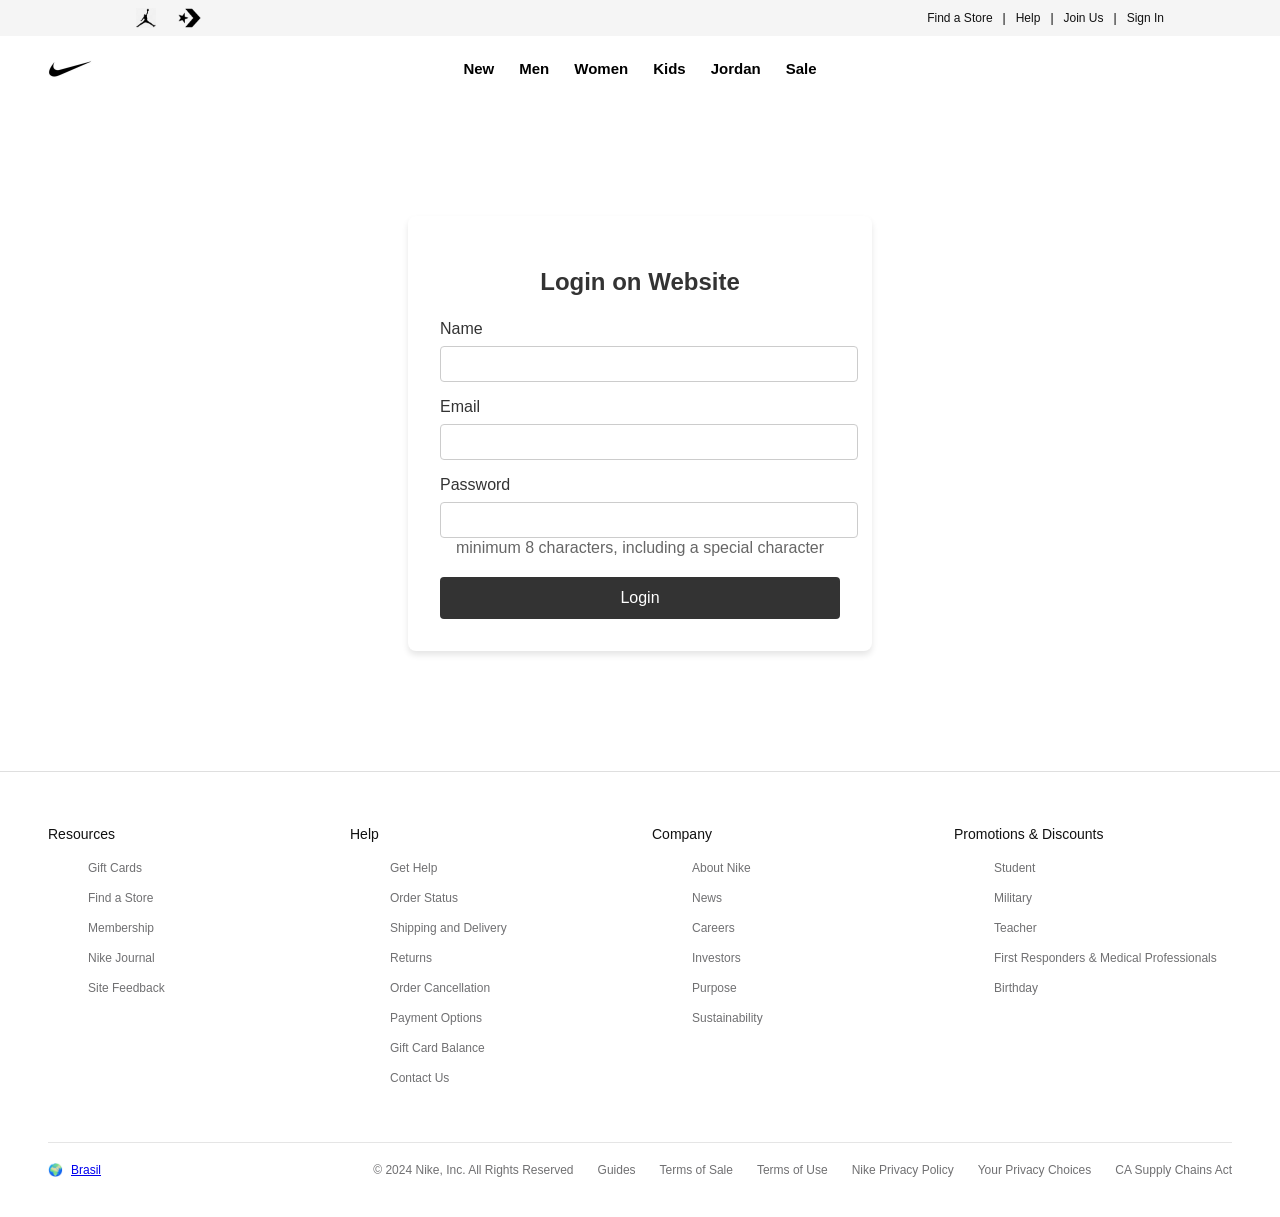
<file: signin.html>
<!DOCTYPE html>
<html lang="en">
<head>
    <meta charset="UTF-8">
    <meta name="viewport" content="width=device-width, initial-scale=1.0">
    <link rel="shortcut icon" href="images/favcon_nike.webp" type="image/x-icon">
    <link rel="stylesheet" href="styles/signin.css">
    <title> Nike! Just do It! </title>
</head>

<body>
    <!-- ========== TOP NAV SITE ========== -->
    <nav class="top-nav">
        <!-- Left Top Nav Logo -->
        <div class="img-top-nav">
            <img class="jordan-top-nav" src="images/jordan_header.png" alt="jordan_logo">
            <img class="converse-top-nav" src="images/converse_header.png" alt="converse_logo">
        </div>
        <!-- End Left Top Nav Logo -->
        
        <!-- Right Top Nav Content -->
        <div class="text-top-nav">
            <a href="https://www.nike.com/retail" target="_blank"> Find a Store </a>
            <span>|</span>
            <a href="https://www.nike.com/help" target="_blank"> Help </a>
            <span>|</span>
            <a href="https://www.nike.com/membership" target="_blank"> Join Us </a>
            <span>|</span>
            <a href="signin.html"> Sign In </a>
        </div>
        <!-- End Right Top Nav Content -->
    </nav>
    <!-- ========== END TOP NAV SITE ========== -->

    <!-- ========== HEADER MENU ========== -->
    <header class="header">
        <nav class="header-nav">  
            <!-- Right Header Logo --> 
            <div class="header-logo">
                <a href="index.html"> <img src="images/nike_logo_header.jpg" alt="logo nike"></a>
            </div>
            <!-- End Right Header Logo --> 
            
            <!-- Center Header Menu --> 
            <div class="header-content">      
                <a href="https://www.nike.com/w/new-3n82y" target="_blank"> New </a>
                <a href="https://www.nike.com/men" target="_blank"> Men </a>
                <a href="https://www.nike.com/women" target="_blank"> Women </a>
                <a href="https://www.nike.com/kids" target="_blank"> Kids </a>
                <a href="https://www.nike.com/jordan" target="_blank"> Jordan </a>
                <a href="https://www.nike.com/w/sale-3yaep" target="_blank"> Sale </a>  
            </div> 
            <!-- End Center Header Menu --> 
        </nav>
    </header>
    <!-- ========== END HEADER MENU ========== -->   

    <!-- ========== SIGN IN FORMS ========== -->
    <div id="main">
        <h2> Login on Website </h2>
        <form action="" method="post"> 
            
            <div class="form-group">
                <label class="label" for="name"> Name </label>
                <input type="text" id="name" name="name" required>
            </div>
                    
            <div class="form-group">
                <label class="label" for="email"> Email </label>
                <input type="email" id="email" name="email" required>
            </div>
                    
            <div class="form-group">
                <label class="label" for="password"> Password </label>
                <input type="password" id="password" name="password" required pattern="">
                <p class="caption"> minimum 8 characters, including a special character </p>
            </div>
            
            <button type="submit" class="button" onclick="Login()">Login</button>
            
        </form>
    </div>  
    <!-- ========== SIGN IN FORMS ========== -->

    <!-- ========== FOOTER ========== -->
    <footer class="footer">
        <div class="footer-content">
            <div class="footer-columns">
                <div class="footer-column">
                    <h3> Resources </h3>
                    <ul class="footer-links">
                        <li><a href="#"> Gift Cards </a></li>
                        <li><a href="#"> Find a Store </a></li>
                        <li><a href="#"> Membership </a></li>
                        <li><a href="#"> Nike Journal </a></li>
                        <li><a href="#"> Site Feedback </a></li>
                    </ul>
                </div>

                <div class="footer-column">
                    <h3> Help </h3>
                    <ul class="footer-links">
                        <li><a href="#"> Get Help </a></li>
                        <li><a href="#"> Order Status </a></li>
                        <li><a href="#"> Shipping and Delivery </a></li>
                        <li><a href="#"> Returns </a></li>
                        <li><a href="#"> Order Cancellation </a></li>
                        <li><a href="#"> Payment Options </a></li>
                        <li><a href="#"> Gift Card Balance </a></li>
                        <li><a href="#"> Contact Us </a></li>
                    </ul>
                </div>

                <div class="footer-column">
                    <h3> Company </h3>
                    <ul class="footer-links">
                        <li><a href="#"> About Nike </a></li>
                        <li><a href="#"> News </a></li>
                        <li><a href="#"> Careers </a></li>
                        <li><a href="#"> Investors </a></li>
                        <li><a href="#"> Purpose </a></li>
                        <li><a href="#"> Sustainability </a></li>
                    </ul>
                </div>

                <div class="footer-column">
                    <h3> Promotions & Discounts </h3>
                    <ul class="footer-links">
                        <li><a href="#"> Student </a></li>
                        <li><a href="#"> Military </a></li>
                        <li><a href="#"> Teacher </a></li>
                        <li><a href="#"> First Responders & Medical Professionals </a></li>
                        <li><a href="#"> Birthday </a></li>
                    </ul>
                </div>
            </div>

            <div class="footer-bottom">
                <div class="location">
                    <span> 🌍 </span>
                    <a href="#"> Brasil </a>
                </div>
                <div class="footer-legal">
                    <span> © 2024 Nike, Inc. All Rights Reserved </span>
                    <a href="#"> Guides </a>
                    <a href="#"> Terms of Sale </a>
                    <a href="#"> Terms of Use </a>
                    <a href="#"> Nike Privacy Policy </a>
                    <a href="#"> Your Privacy Choices </a>
                    <a href="#"> CA Supply Chains Act </a>
                </div>
            </div>
        </div>
    </footer>
    <!-- ========== END FOOTER ========== -->

    <script src="scripts/scripts.js"> </script>
</body>
</html>
</file>
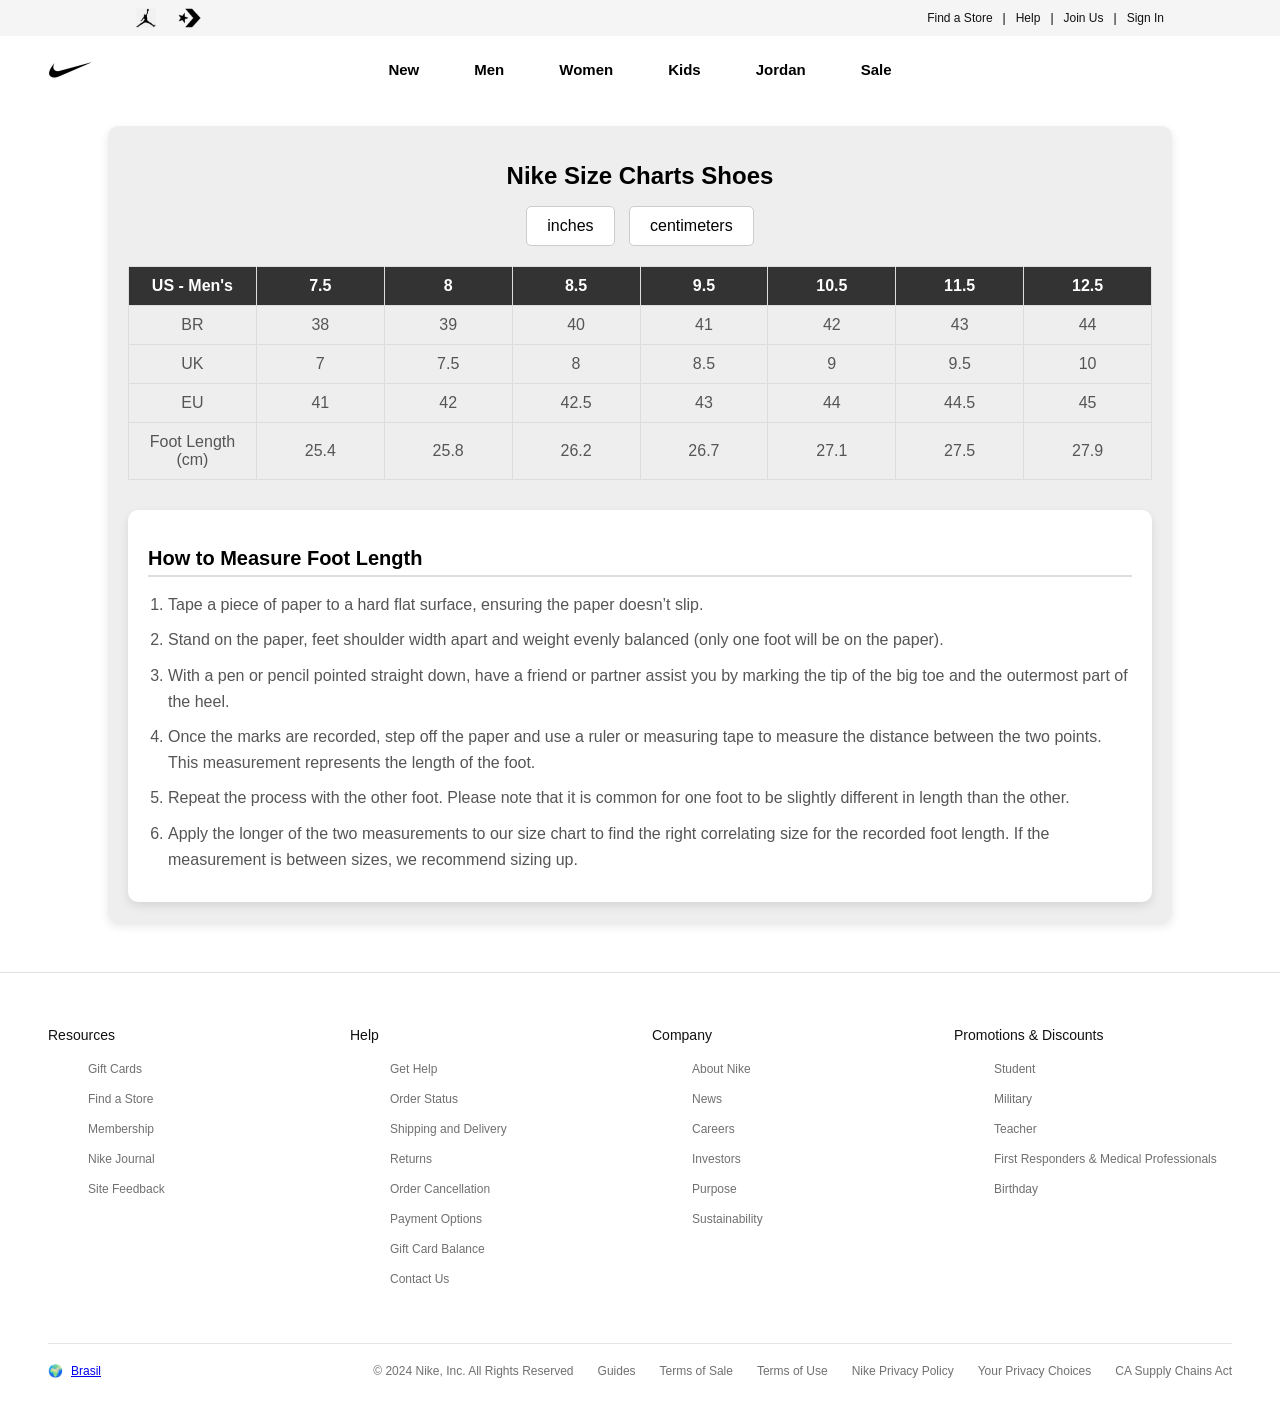
<file: sizeguide.html>
<!DOCTYPE html>
<html lang="en">
<head>
    <meta charset="UTF-8">
    <meta name="viewport" content="width=device-width, initial-scale=1.0">
    <link rel="shortcut icon" href="images/favcon_nike.webp" type="image/x-icon">
    <link rel="stylesheet" href="styles/sizeguide.css">
    <title> Nike! Just do It! </title>
</head>

<body>
    <!-- ========== TOP NAV SITE ========== -->
    <nav class="top-nav">
        <!-- Left Top Nav Logo -->
        <div class="img-top-nav">
            <img class="jordan-top-nav" src="images/jordan_header.png" alt="jordan_logo">
            <img class="converse-top-nav" src="images/converse_header.png" alt="converse_logo">
        </div>
        <!-- End Left Top Nav Logo -->
        
        <!-- Right Top Nav Content -->
        <div class="text-top-nav">
            <a href="https://www.nike.com/retail" target="_blank"> Find a Store </a>
            <span>|</span>
            <a href="https://www.nike.com/help" target="_blank"> Help </a>
            <span>|</span>
            <a href="https://www.nike.com/membership" target="_blank"> Join Us </a>
            <span>|</span>
            <a href="signin.html"> Sign In </a>
        </div>
        <!-- End Right Top Nav Content -->
    </nav>
    <!-- ========== END TOP NAV SITE ========== -->

    <!-- ========== HEADER MENU ========== -->
    <header class="header">
        <nav class="header-nav">  
            <!-- Right Header Logo --> 
            <div class="header-logo">
                <a href="index.html"> <img src="images/nike_logo_header.jpg" alt="logo nike"></a>
            </div>
            <!-- End Right Header Logo --> 
            
            <!-- Center Header Menu --> 
            <div class="header-content">      
                <a href="https://www.nike.com/w/new-3n82y" target="_blank"> New </a>
                <a href="https://www.nike.com/men" target="_blank"> Men </a>
                <a href="https://www.nike.com/women" target="_blank"> Women </a>
                <a href="https://www.nike.com/kids" target="_blank"> Kids </a>
                <a href="https://www.nike.com/jordan" target="_blank"> Jordan </a>
                <a href="https://www.nike.com/w/sale-3yaep" target="_blank"> Sale </a>  
            </div> 
            <!-- End Center Header Menu --> 
        </nav>
    </header>
    <!-- ========== END HEADER MENU ========== -->

    <!-- ========== SIZE GUIDE TABLE ========== -->
    <div class="main">
        <div class="top-table">
            <h1> Nike Size Charts Shoes </h1>
            <div class="size-select">
                <button class="inches" onclick="GuideIn()"> inches </button>
                <button class="centimeters" onclick="GuideCm()"> centimeters </button>
            </div>
        </div>
        <table>
            <thead>
                <tr>
                    <th> US - Men's </th>
                    <th> 7.5 </th>
                    <th> 8 </th>
                    <th> 8.5 </th>
                    <th> 9.5 </th>
                    <th> 10.5 </th>
                    <th> 11.5 </th>
                    <th> 12.5 </th>
                </tr>
            </thead>
            <tbody>
                <tr>
                    <td> BR </td>
                    <td> 38 </td>
                    <td> 39 </td>
                    <td> 40 </td>
                    <td> 41 </td>
                    <td> 42 </td>
                    <td> 43 </td>
                    <td> 44 </td>
                </tr>
                <tr>
                    <td> UK </td>
                    <td> 7 </td>
                    <td> 7.5 </td>
                    <td> 8 </td>
                    <td> 8.5 </td>
                    <td> 9 </td>
                    <td> 9.5 </td>
                    <td> 10 </td>
                </tr>
                <tr>
                    <td> EU </td>
                    <td> 41 </td>
                    <td> 42 </td>
                    <td> 42.5 </td>
                    <td> 43 </td>
                    <td> 44 </td>
                    <td> 44.5 </td>
                    <td> 45 </td>
                </tr>
                <tr>
                    <td id="foot-lenght"> Foot Length (cm) </td>
                    <td id="foot-lenght-1"> 25.4 </td>
                    <td id="foot-lenght-2"> 25.8 </td>
                    <td id="foot-lenght-3"> 26.2 </td>
                    <td id="foot-lenght-4"> 26.7 </td>
                    <td id="foot-lenght-5"> 27.1 </td>
                    <td id="foot-lenght-6"> 27.5 </td>
                    <td id="foot-lenght-7"> 27.9 </td>
                </tr>
            </tbody>
        </table>

        <div class="instructions">
            <h2>How to Measure Foot Length</h2>
            <ol>
                <li>Tape a piece of paper to a hard flat surface, ensuring the paper doesn’t slip.</li>
                <li>Stand on the paper, feet shoulder width apart and weight evenly balanced (only one foot will be on the paper).</li>
                <li>With a pen or pencil pointed straight down, have a friend or partner assist you by marking the tip of the big toe and the outermost part of the heel.</li>
                <li>Once the marks are recorded, step off the paper and use a ruler or measuring tape to measure the distance between the two points. This measurement represents the length of the foot.</li>
                <li>Repeat the process with the other foot. Please note that it is common for one foot to be slightly different in length than the other.</li>
                <li>Apply the longer of the two measurements to our size chart to find the right correlating size for the recorded foot length. If the measurement is between sizes, we recommend sizing up.</li>
            </ol>
        </div>
    </div>
    <!-- ========== END SIZE GUIDE TABLE ========== -->

    <!-- ========== FOOTER ========== -->
     <footer class="footer">
        <div class="footer-content">
            <div class="footer-columns">
                <div class="footer-column">
                    <h3> Resources </h3>
                    <ul class="footer-links">
                        <li><a href="#"> Gift Cards </a></li>
                        <li><a href="#"> Find a Store </a></li>
                        <li><a href="#"> Membership </a></li>
                        <li><a href="#"> Nike Journal </a></li>
                        <li><a href="#"> Site Feedback </a></li>
                    </ul>
                </div>

                <div class="footer-column">
                    <h3> Help </h3>
                    <ul class="footer-links">
                        <li><a href="#"> Get Help </a></li>
                        <li><a href="#"> Order Status </a></li>
                        <li><a href="#"> Shipping and Delivery </a></li>
                        <li><a href="#"> Returns </a></li>
                        <li><a href="#"> Order Cancellation </a></li>
                        <li><a href="#"> Payment Options </a></li>
                        <li><a href="#"> Gift Card Balance </a></li>
                        <li><a href="#"> Contact Us </a></li>
                    </ul>
                </div>

                <div class="footer-column">
                    <h3> Company </h3>
                    <ul class="footer-links">
                        <li><a href="#"> About Nike </a></li>
                        <li><a href="#"> News </a></li>
                        <li><a href="#"> Careers </a></li>
                        <li><a href="#"> Investors </a></li>
                        <li><a href="#"> Purpose </a></li>
                        <li><a href="#"> Sustainability </a></li>
                    </ul>
                </div>

                <div class="footer-column">
                    <h3> Promotions & Discounts </h3>
                    <ul class="footer-links">
                        <li><a href="#"> Student </a></li>
                        <li><a href="#"> Military </a></li>
                        <li><a href="#"> Teacher </a></li>
                        <li><a href="#"> First Responders & Medical Professionals </a></li>
                        <li><a href="#"> Birthday </a></li>
                    </ul>
                </div>
            </div>

            <div class="footer-bottom">
                <div class="location">
                    <span> 🌍 </span>
                    <a href="#"> Brasil </a>
                </div>
                <div class="footer-legal">
                    <span> © 2024 Nike, Inc. All Rights Reserved </span>
                    <a href="#"> Guides </a>
                    <a href="#"> Terms of Sale </a>
                    <a href="#"> Terms of Use </a>
                    <a href="#"> Nike Privacy Policy </a>
                    <a href="#"> Your Privacy Choices </a>
                    <a href="#"> CA Supply Chains Act </a>
                </div>
            </div>
        </div>
    </footer>
    <!-- ========== END FOOTER ========== -->

    <script src="scripts/scripts.js"></script>
</body>
</html>
</file>
<file: styles/styles.css>
/* ========== IMPORTAÇÃO DE FONTES ========== */
@import url('https://fonts.googleapis.com/css2?family=Passion+One:wght@400;700;900&display=swap');
@import url('https://fonts.googleapis.com/css2?family=Passion+One:wght@400;700;900&family=Roboto:ital,wght@0,100;0,300;0,400;0,500;0,700;0,900;1,100;1,300;1,400;1,500;1,700;1,900&display=swap');

/* ========== VÁRIÁVEIS ========== */
:root {
    --background-color: #F5F5F5;
    --white: #ffffff;
    --black: #000000;
}

/* ========== EXCLUSÃO DE FORMATAÇÕES GERAIS DA PÁGINA ========== */
body, html {
    margin: 0;
    padding: 0;
    font-family: sans-serif;
}

/* ========== TOP NAV SITE ========== */
.top-nav {
    background-color: var(--background-color);
    padding: 8px 16px;
    display: flex;
    align-items: center;
    justify-content: space-between;
    font-size: 12px;
}
.img-top-nav {
    display: flex;
    align-items: center; 
    margin-left: 100px;
}
.jordan-top-nav, .converse-top-nav {
    height: 20px; 
    margin-left: 20px; 
}
.text-top-nav {
    display: flex;
    gap: 10px;
    margin-right: 100px;
}
.text-top-nav a {
    color: #111111;
    text-decoration: none;
}
/* ========== TOP NAV SITE ========== */

/* ========== HEADER MENU ========== */
.header {
    background-color: var(--white);
    padding: 10px 0;
    position: relative; 
    height: 40px;
}
.header-nav {
    display: flex;
    justify-content: center; 
    align-items: center;
    position: relative; 
    margin-top: 14px;
}
.header-logo {
    position: absolute; 
    left: 30px;
}
.header-logo img {
    width: 80px;
    margin-top: 5px; 
}
.header-content {
    display: flex;
    gap: 25px;
    font-weight: bold;
}
.header-content a {
    text-decoration: none;
    color: black;
    font-size: 15px;
    padding: 1px 15px;
}
.header-content a:hover {
    background-color: black;
    color: var(--white);
    border-radius:  5px;
    
    transition: all 0.6s;
}
/* ========== HEADER MENU ========== */

/* ========== MAIN ========== */
.main {
    margin: 0;
    padding: 0;
    font-family: sans-serif;
}
/* ========== Banner 1 - Main One ========== */
.main-one {
    display: flex;
    margin-left: auto;
    margin-right: auto;    
    width: 100%;
} /* ========== End Banner 1 - Main One ========== */

/* ========== Main Content 1 - Main Two ========== */
.main-two {
    text-align: center; 
    margin-top: 20px;   
}
.h2-main-two {
    font-family: 'Passion One', sans-serif;
    font-size: 100px;
    font-weight: 700;
    line-height: 1;
    color: #111111;
    text-align: center;
    margin: 15px;
}
.p-main-two {
    font-family: 'Roboto', sans-serif;
    font-weight: 400;
    font-size: 16px;
    line-height: 1.5;
    color: #111111;
    text-align: center;
    max-width: 600px;
    margin-left: auto;
    margin-right: auto;
    margin-top: 0px;
}
.button-main-two {
    display: inline-block;
    text-align: center;
    height: 40px;
    padding: 0 32px;
    background-color: #000000;
    color: #ffffff;
    font-family: 'Roboto', sans-serif;
    font-size: 14px;
    font-weight: 500;
    text-decoration: none; 
    border: none;
    border-radius: 9999px;
    cursor: pointer;
    transition: background-color 0.2s ease;
    line-height: 40px; 
    margin-left: auto;
    margin-right: auto;
}
.button-main-two:hover {
    background-color: rgba(146, 146, 146, 0.9);
} /* ========== End Main Content 1 - Main Two ========== */

/* ========== Banner 2 - Main Three ========== */
.main-three {
    margin-top: 15px;
    display: flex;
    margin-left: auto;
    margin-right: auto;    
    width: 100%;
} /* ========== End Banner 2 - Main Three ========== */

/* ========== Product Main List - Main Four ========== */
.p-main-four {
    text-align: center;
    margin: 40px 0;
    font-size: 40px;
    font-weight: bold;
    color: #111111;
    margin-bottom: 20px;
}
.product-grid-main-four {
    display: flex;
    gap: 50px;
    justify-content: center;
}
.product-card {
    margin-top: 50px;
    background-color: #1D1D1D;
    color: white;
    width: 250px;
    border-radius: 8px;
    overflow: hidden;
    box-shadow: 0 4px 8px rgba(0, 0, 0, 0.2);
    transition: transform 0.3s;
    text-align: center;
}
.product-card:hover {
    transform: scale(1.1);
}
.product-card img {
    width: 100%;
    height: auto;
    display: block;
}
.product-card p {
    font-size: 18px;
    font-weight: bold;
    margin: 10px 0;

}/* ========== End Product Main List - Main Four ========== */
/* ========== END MAIN ========== */

/* ========== FOOTER ========== */
.footer {
    padding: 40px 48px;
    background-color: white;
    color: #111;
    border-top: 1px solid rgb(223, 223, 223);
    margin-top: 50px;  
}
.footer-content {
    max-width: 1400px;
    margin: 0 auto;
}
.footer-columns {
    display: grid;
    grid-template-columns: repeat(4, 1fr);
    gap: 24px;
    margin-bottom: 40px;
}
.footer-column h3 {
    font-size: 14px;
    margin-bottom: 16px;
    font-weight: 500;
}
.footer-links {
    list-style: none;
}
.footer-links li {
    margin-bottom: 12px;
}
.footer-links a {
    color: #707072;
    text-decoration: none;
    font-size: 12px;
    transition: color 0.2s;
}
.footer-links a:hover {
    color: #111;
}
.footer-bottom {
    display: flex;
    justify-content: space-between;
    align-items: center;
    padding-top: 20px;
    border-top: 1px solid #e5e5e5;
    font-size: 12px;
    color: #707072;
}
.footer-legal {
    display: flex;
    gap: 24px;
}
.footer-legal a {
    color: #707072;
    text-decoration: none;
}
.footer-legal a:hover {
    color: #111;
}
.location {
    display: flex;
    align-items: center;
    gap: 8px;
} /* ========== END FOOTER ========== */


@media (max-width: 1024px) {
    .text-nav {
        flex-wrap: wrap;
        justify-content: center;
        margin-right: auto;
        margin-left: auto;
    }
    .img-nav {
        margin-left: 0;
    }
    .main-nav {
        flex-wrap: wrap;
        gap: 10px;
    }
    .h2-main-two {
        font-size: 60px;
    }
    .p-main-two {
        font-size: 14px;
    }
    .product-grid-main-four {
        flex-wrap: wrap;
        gap: 20px;
    }
    .footer-columns {
        grid-template-columns: repeat(2, 1fr);
        gap: 16px;
    }
}

@media (max-width: 768px) {
    .header-logo img, .jordan-top-nav, .converse-top-nav {
        display: none;
    }  
    .header-content {
        
        align-items: center;
        gap: 10px;
    }
    .text-top-nav {
        flex-wrap: wrap;
        justify-content: center;
        gap: 15px;
        align-items: center;
        margin-right: auto;
        margin-left: auto;
    }
    .h2-main-two {
        font-size: 50px;
        text-align: center;
        margin: 10px auto;
    }
    .p-main-two {
        font-size: 14px;
        text-align: center;
        padding: 0 20px;
    }
    .button-main-two {
        margin: 20px auto;
    }  
    .product-grid-main-four {
        flex-wrap: wrap;
        justify-content: center;
        gap: 20px;
    }
    .footer-columns {
        grid-template-columns: 1fr;
        text-align: center;
        gap: 20px;
    }
    .footer-bottom {
        flex-direction: column;
        text-align: center;
        gap: 10px;
    }
}
</file>
<file: styles/error404.css>
/* ========== IMPORTAÇÃO DE FONTES ========== */
@import url('https://fonts.googleapis.com/css2?family=Passion+One:wght@400;700;900&display=swap');
@import url('https://fonts.googleapis.com/css2?family=Passion+One:wght@400;700;900&family=Roboto:ital,wght@0,100;0,300;0,400;0,500;0,700;0,900;1,100;1,300;1,400;1,500;1,700;1,900&display=swap');
@import url('https://fonts.googleapis.com/css2?family=Arbutus&family=Rubik+Dirt&display=swap');

/* ========== EXCLUSÃO DE FORMATAÇÕES GERAIS DA PÁGINA ========== */
body, html {
    margin: 0;
    padding: 0;
    font-family: sans-serif;
}

/* ========== TOP NAV SITE ========== */
.top-nav {
    background-color: #F5F5F5;
    padding: 8px 16px;
    display: flex;
    align-items: center;
    justify-content: space-between;
    font-size: 12px;
}
.img-top-nav {
    display: flex;
    align-items: center; 
    margin-left: 100px;
}
.jordan-top-nav, .converse-top-nav {
    height: 20px; 
    margin-left: 20px; 
}
.text-top-nav {
    display: flex;
    gap: 10px;
    margin-right: 100px;
}
.text-top-nav a {
    color: #111111;
    text-decoration: none;
}
/* ========== TOP NAV SITE ========== */

/* ========== HEADER MENU ========== */
.header {
    background-color: #ffffff;
    padding: 10px 0;
    position: relative; 
    height: 40px;
}
.header-nav {
    display: flex;
    justify-content: center; 
    align-items: center;
    position: relative; 
    margin-top: 14px;
}
.header-logo {
    position: absolute; 
    left: 30px;
}
.header-logo img {
    width: 80px;
    margin-top: 5px; 
}
.header-content {
    display: flex;
    gap: 25px;
    font-weight: bold;
}
.header-content a {
    text-decoration: none;
    color: black;
    font-size: 15px;
}
.header-content a:hover {
    background-color: black;
    color: white;
    border-radius:  5px;
    padding: 1px 15px;
    transition: all 0.6s;
}
/* ========== HEADER MENU ========== */

/* ========== MAIN ========== */
.main {
    background-color: white;
    padding: 30px;
    border-radius: 8px;
    box-shadow: 0 10px 16px rgba(0, 0, 0, 0.1);
    width: 100%;
    max-width: 500px;
    margin-left: auto;
    margin-right: auto;
    margin-top: 100px;
}
.h1 {
    font-size: 80px;
    color: #ff820c;
    font-weight: bold;
    margin-bottom: 10px;
    text-align: center;
    margin-top: auto;
    font-family: "Rubik Dirt", system-ui;
    font-weight: 400;
    font-style: normal;
}
.h2 {
    font-size: 24px;
    color: #555;
    margin-bottom: 20px;
    text-align: center;
}
.p {
    font-size: 16px;
    color: #777;
    line-height: 1.6;
    text-align: center; 
}
.video {
    margin-top: 20px; 
    border-radius: 8px; 
    overflow: hidden; 
    box-shadow: 0 10px 16px rgba(0, 0, 0, 0.1); 
    width: 100%;
    max-width: 560px; 
    height: 295px;
}
.video iframe {
    width: 100%; 
    height: 600px; 
    border: none; 
} /* ========== END MAIN ========== */

@media (max-width: 1024px) {
    .text-nav, .text-top-nav {
        flex-wrap: wrap;
        justify-content: center;
        margin: 0 auto;
        gap: 10px;
    }
    .img-nav, .img-top-nav {
        margin: 0 auto;
    }
    .main-nav, .header-content {
        flex-wrap: wrap;
        gap: 15px;
    }
    .footer-columns {
        grid-template-columns: repeat(2, 1fr);
        gap: 16px;
        text-align: center;
    }
}

@media (max-width: 768px) {
    .header-logo img, .jordan-top-nav, .converse-top-nav {
        display: none;
    }
    .header-content {
        justify-content: center;
        gap: 10px;
    }
    .text-top-nav {
        flex-wrap: wrap;
        justify-content: center;
        gap: 20px;
        margin: 0 auto;
    }
    .main {
        margin: 0 auto;
        padding: 20px;
    }
    .products-grid, .product-image {
        display: none;
    }
    .footer-columns {
        grid-template-columns: 1fr;
        gap: 20px;
        text-align: center;
    }
    .footer-bottom {
        flex-direction: column;
        gap: 10px;
        text-align: center;
    }
}
</file>
<file: styles/products.css>
@import url('https://fonts.googleapis.com/css2?family=Passion+One:wght@400;700;900&display=swap');
@import url('https://fonts.googleapis.com/css2?family=Passion+One:wght@400;700;900&family=Roboto:ital,wght@0,100;0,300;0,400;0,500;0,700;0,900;1,100;1,300;1,400;1,500;1,700;1,900&display=swap');

/* ========== EXCLUSÃO DE FORMATAÇÕES GERAIS DA PÁGINA ========== */
body, html {
    margin: 0;
    padding: 0;
    font-family: sans-serif;
}

/* ========== TOP NAV SITE ========== */
.top-nav {
    background-color: #F5F5F5;
    padding: 8px 16px;
    display: flex;
    align-items: center;
    justify-content: space-between;
    font-size: 12px;
}
.img-top-nav {
    display: flex;
    align-items: center; 
    margin-left: 100px;
}
.jordan-top-nav, .converse-top-nav {
    height: 20px; 
    margin-left: 20px; 
}
.text-top-nav {
    display: flex;
    gap: 10px;
    margin-right: 100px;
}
.text-top-nav a {
    color: #111111;
    text-decoration: none;
}
/* ========== TOP NAV SITE ========== */

/* ========== HEADER MENU ========== */
.header {
    background-color: #ffffff;
    padding: 10px 0;
    position: relative; 
    height: 40px;
}
.header-nav {
    display: flex;
    justify-content: center; 
    align-items: center;
    position: relative; 
    margin-top: 14px;
}
.header-logo {
    position: absolute; 
    left: 30px;
}
.header-logo img {
    width: 80px;
    margin-top: 5px; 
}
.header-content {
    display: flex;
    gap: 25px;
    font-weight: bold;
}
.header-content a {
    text-decoration: none;
    color: black;
    font-size: 15px;
}
.header-content a:hover {
    background-color: black;
    color: white;
    border-radius:  5px;
    padding: 1px 15px;
    transition: all 0.6s;
} /* ========== END HEADER MENU ========== */

/* ========== MAIN PRODUCT PAGE ========== */
.main {
    display: flex;
    gap: 20px;
    padding: 20px;
    max-width: 1200px;
    margin: 0 auto;
}
.product-container {
    display: flex;
    flex-wrap: wrap;
    gap: 20px; 
}
.products-grid {
    display: flex;
    flex-direction: column;
    gap: 25px;
    margin-top: 40px;
    
}
.prev-image {
    width: 70px;
    object-fit: cover;
    border: 1px solid #ccc;
    cursor: pointer;
    padding: 5px;
}
.product-image {
    flex: 1;
}
.main-image {
    max-width: 100%;
    height: auto;
}
.product-content {
    flex: 1;
    display: flex;
    flex-direction: column;
    gap: 15px;
}
.product-name {
    font-size: 24px;
    font-weight: bold;
}
.product-category {
    font-size: 16px;
    color: gray;
    margin-top: 0px;
}
.product-price {
    font-size: 30px;
    color: #1fa52a;
    font-weight: bold;
}
.discount-offer{
    font-size: 15px;
    color: #1fa52a;
    font-weight: bold;
}
.size-label {
    font-weight: bold;
    margin-bottom: 0px;
}
.size-buttons {
    display: block;
    gap: 20px;
    
    
}
.product-size {
    padding: 10px;
    border: 1px solid #ccc;
    background-color: #f9f9f9;
    font-weight: bold;
    font-size: 15px;
    margin-top: 20px;
    margin-right: 15px;
    cursor: pointer;
    gap: 20px;
    width: 60px;
}
.product-size:hover {
    background-color: #ddd;
}
.action-buttons {
    display: block;
    gap: 20px;
    margin-top: 20px;
}
.add-to-bag, .buy-now {
    padding: 10px 20px;
    border: none;
    cursor: pointer;
    
    font-weight: bold;
    border-radius: 5px;
}
.add-to-bag {
    background-color: #ffffff;
    border: 1px solid gray;
    color: #000000;
}
.buy-now {
    background-color: rgb(0, 0, 0);
    color: #ffffff;
}
.add-to-bag:hover {
    border: 1.3px solid rgb(0, 0, 0);
}
.buy-now:hover {
    background-color: #9e9d9d;
}
.product-description {
    color: #000000;
    line-height: 1.5;
} /* ========== END MAIN PRODUCT PAGE ========== */

/* ========== FOOTER ========== */
.footer {
    padding: 40px 48px;
    background-color: white;
    color: #111;
    border-top: 1px solid rgb(223, 223, 223);
    margin-top: 50px;  
}
.footer-content {
    max-width: 1400px;
    margin: 0 auto;
}
.footer-columns {
    display: grid;
    grid-template-columns: repeat(4, 1fr);
    gap: 24px;
    margin-bottom: 40px;
}
.footer-column h3 {
    font-size: 14px;
    margin-bottom: 16px;
    font-weight: 500;
}
.footer-links {
    list-style: none;
}
.footer-links li {
    margin-bottom: 12px;
}
.footer-links a {
    color: #707072;
    text-decoration: none;
    font-size: 12px;
    transition: color 0.2s;
}
.footer-links a:hover {
    color: #111;
}
.footer-bottom {
    display: flex;
    justify-content: space-between;
    align-items: center;
    padding-top: 20px;
    border-top: 1px solid #e5e5e5;
    font-size: 12px;
    color: #707072;
}
.footer-legal {
    display: flex;
    gap: 24px;
}
.footer-legal a {
    color: #707072;
    text-decoration: none;
}
.footer-legal a:hover {
    color: #111;
}
.location {
    display: flex;
    align-items: center;
    gap: 8px;
} /* ========== END FOOTER ========== */

@media (max-width: 1024px) {
    .text-nav {
        flex-wrap: wrap;
        justify-content: center;
        margin-right: auto;
        margin-left: auto;
    }
    .img-nav {
        margin-left: 0;
    }
    .main-nav {
        flex-wrap: wrap;
        gap: 10px;
    }
    .footer-columns {
        
        gap: 16px;
    }
}

@media (max-width: 768px) {
    .header-logo img, .jordan-top-nav, .converse-top-nav {
        display: none;
    }  
    .header-content {
        
        align-items: center;
        gap: 10px;
    }
    .text-top-nav {
        flex-wrap: wrap;
        justify-content: center;
        gap: 15px;
        align-items: center;
        margin-right: auto;
        margin-left: auto;
    }
    .main {
        text-align: center;
        margin-left: auto;
        margin-right: auto;
    }
    .products-grid {
        display: none;
    }
    .product-image {
        display: none;
    }
    .footer-columns {
        grid-template-columns: 1fr;
        text-align: center;
        gap: 20px;
    }
    .footer-bottom {
        flex-direction: column;
        text-align: center;
        gap: 10px;
    }
}
</file>
<file: styles/signin.css>
/* ========== IMPORTAÇÃO DE FONTES ========== */
@import url('https://fonts.googleapis.com/css2?family=Passion+One:wght@400;700;900&display=swap');
@import url('https://fonts.googleapis.com/css2?family=Passion+One:wght@400;700;900&family=Roboto:ital,wght@0,100;0,300;0,400;0,500;0,700;0,900;1,100;1,300;1,400;1,500;1,700;1,900&display=swap');

/* ========== EXCLUSÃO DE FORMATAÇÕES GERAIS DA PÁGINA ========== */
body, html {
    margin: 0;
    padding: 0;
    font-family: sans-serif;
}

/* ========== TOP NAV SITE ========== */
.top-nav {
    background-color: #F5F5F5;
    padding: 8px 16px;
    display: flex;
    align-items: center;
    justify-content: space-between;
    font-size: 12px;
}
.img-top-nav {
    display: flex;
    align-items: center; 
    margin-left: 100px;
}
.jordan-top-nav, .converse-top-nav {
    height: 20px; 
    margin-left: 20px; 
}
.text-top-nav {
    display: flex;
    gap: 10px;
    margin-right: 100px;
}
.text-top-nav a {
    color: #111111;
    text-decoration: none;
}
/* ========== TOP NAV SITE ========== */

/* ========== HEADER MENU ========== */
.header {
    background-color: #ffffff;
    padding: 10px 0;
    position: relative; 
    height: 40px;
}
.header-nav {
    display: flex;
    justify-content: center; 
    align-items: center;
    position: relative; 
    margin-top: 14px;
}
.header-logo {
    position: absolute; 
    left: 30px;
}
.header-logo img {
    width: 80px;
    margin-top: 5px; 
}
.header-content {
    display: flex;
    gap: 25px;
    font-weight: bold;
}
.header-content a {
    text-decoration: none;
    color: black;
    font-size: 15px;
}
.header-content a:hover {
    background-color: black;
    color: white;
    border-radius:  5px;
    padding: 1px 15px;
    transition: all 0.6s;
}
/* ========== HEADER MENU ========== */

/* ========== SIGN IN FORMS ========== */
#main {
    background-color: white;
    padding: 2rem;
    border-radius: 8px;
    box-shadow: 0 4px 6px rgba(0, 0, 0, 0.1);
    width: 100%;
    max-width: 400px;
    margin-left: auto;
    margin-right: auto;
    margin-top: 120px;
    margin-bottom: 120px;
}
h2 {
    text-align: center;
    color: #333;
    margin-bottom: 1.5rem;
}
.form-group {
    margin-bottom: 1rem;
}
.label {
    display: block;
    margin-bottom: 0.5rem;
    color: #333;
}
input {
    width: 100%;
    padding: 0.5rem;
    border: 1px solid #ccc;
    border-radius: 4px;
    font-size: 1rem;
}
input:focus {
    outline: none;
    border-color: #666;
}
.caption {
    text-align: center;
    margin-top: 1px;
    color: #666;
}
.button {
    display: block;
    width: 100%;
    padding: 0.75rem;
    background-color: #333;
    color: white;
    border: none;
    border-radius: 4px;
    font-size: 1rem;
    cursor: pointer;
    transition: background-color 0.3s ease;
    margin-top: 20px;
}
.button:hover {
    background-color: #555;
} /* ========== END SIGN IN FORMS ========== */


/* ========== FOOTER ========== */
.footer {
    padding: 40px 48px;
    background-color: white;
    color: #111;
    border-top: 1px solid rgb(223, 223, 223);
    margin-top: 50px;  
}
.footer-content {
    max-width: 1400px;
    margin: 0 auto;
}
.footer-columns {
    display: grid;
    grid-template-columns: repeat(4, 1fr);
    gap: 24px;
    margin-bottom: 40px;
}
.footer-column h3 {
    font-size: 14px;
    margin-bottom: 16px;
    font-weight: 500;
}
.footer-links {
    list-style: none;
}
.footer-links li {
    margin-bottom: 12px;
}
.footer-links a {
    color: #707072;
    text-decoration: none;
    font-size: 12px;
    transition: color 0.2s;
}
.footer-links a:hover {
    color: #111;
}
.footer-bottom {
    display: flex;
    justify-content: space-between;
    align-items: center;
    padding-top: 20px;
    border-top: 1px solid #e5e5e5;
    font-size: 12px;
    color: #707072;
}
.footer-legal {
    display: flex;
    gap: 24px;
}
.footer-legal a {
    color: #707072;
    text-decoration: none;
}
.footer-legal a:hover {
    color: #111;
}
.location {
    display: flex;
    align-items: center;
    gap: 8px;
} /* ========== END FOOTER ========== */


@media (max-width: 1024px) {
    .text-nav {
        flex-wrap: wrap;
        justify-content: center;
        margin-right: auto;
        margin-left: auto;
    }
    .img-nav {
        margin-left: 0;
    }
    .main-nav {
        flex-wrap: wrap;
        gap: 10px;
    }
    .footer-columns {
        
        gap: 16px;
    }
}

@media (max-width: 768px) {
    .header-logo img, .jordan-top-nav, .converse-top-nav {
        display: none;
    }  
    .header-content {
        
        align-items: center;
        gap: 10px;
    }
    .text-top-nav {
        flex-wrap: wrap;
        justify-content: center;
        gap: 15px;
        align-items: center;
        margin-right: auto;
        margin-left: auto;
    }
    .main {
        text-align: center;
        margin-left: auto;
        margin-right: auto;
    }
    .products-grid {
        display: none;
    }
    .product-image {
        display: none;
    }
    .footer-columns {
        grid-template-columns: 1fr;
        text-align: center;
        gap: 20px;
    }
    .footer-bottom {
        flex-direction: column;
        text-align: center;
        gap: 10px;
    }
}
</file>
<file: styles/sizeguide.css>
/* ========== IMPORTAÇÃO DE FONTES ========== */
@import url('https://fonts.googleapis.com/css2?family=Passion+One:wght@400;700;900&display=swap');
@import url('https://fonts.googleapis.com/css2?family=Passion+One:wght@400;700;900&family=Roboto:ital,wght@0,100;0,300;0,400;0,500;0,700;0,900;1,100;1,300;1,400;1,500;1,700;1,900&display=swap');

/* ========== VÁRIÁVEIS ========== */
:root {
    --background-color: #F5F5F5;
    --white: #ffffff;
    --black: #000000;
}

/* ========== EXCLUSÃO DE FORMATAÇÕES GERAIS DA PÁGINA ========== */
body, html {
    margin: 0;
    padding: 0;
    font-family: sans-serif;
}

/* ========== TOP NAV SITE ========== */
.top-nav {
    background-color: var(--background-color);
    padding: 8px 16px;
    display: flex;
    align-items: center;
    justify-content: space-between;
    font-size: 12px;
}
.img-top-nav {
    display: flex;
    align-items: center; 
    margin-left: 100px;
}
.jordan-top-nav, .converse-top-nav {
    height: 20px; 
    margin-left: 20px; 
}
.text-top-nav {
    display: flex;
    gap: 10px;
    margin-right: 100px;
}
.text-top-nav a {
    color: #111111;
    text-decoration: none;
}
/* ========== TOP NAV SITE ========== */

/* ========== HEADER MENU ========== */
.header {
    background-color: var(--white);
    padding: 10px 0;
    position: relative; 
    height: 40px;
}
.header-nav {
    display: flex;
    justify-content: center; 
    align-items: center;
    position: relative; 
    margin-top: 14px;
}
.header-logo {
    position: absolute; 
    left: 30px;
}
.header-logo img {
    width: 80px;
    margin-top: 5px; 
}
.header-content {
    display: flex;
    gap: 25px;
    font-weight: bold;
}
.header-content a {
    text-decoration: none;
    color: black;
    font-size: 15px;
    padding: 1px 15px;
}
.header-content a:hover {
    background-color: black;
    color: var(--white);
    border-radius:  5px;
    
    transition: all 0.6s;
} /* ========== END HEADER MENU ========== */

/* ========== SIZE GUIDE TABLE ========== */ 
.main {
    width: 80%;
    margin: 30px auto;
    background-color: #eeeeee;
    border-radius: 10px;
    box-shadow: 0 4px 10px rgba(0, 0, 0, 0.1);
    padding: 20px;
}
.top-table {
    text-align: center;
    margin-bottom: 20px;
}
h1 {
    font-size: 24px;
    color: #000;
}
.size-select {
    margin-top: 10px;
}
.size-select button {
    padding: 10px 20px;
    border: 1px solid #ccc;
    border-radius: 5px;
    font-size: 16px;
    margin: 0 5px;
    cursor: pointer;
    background-color: #fff;
    color: #000;
}
.size-select button:hover {
    background-color: #f0f0f0;
}
.size-select button.active {
    background-color: #acacac;
    color: #fff;
    border: 1px solid #000;
}
table {
    width: 100%;
    border-collapse: collapse;
    margin-top: 20px;
    table-layout: fixed;
}
table th, table td {
    padding: 10px;
    text-align: center;
    border: 1px solid #ddd;
    font-size: 16px;
}
table th {
    background-color: #333;
    color: #fff;
}
table tbody tr:hover {
    background-color: #f1f1f1;
}
table td {
    color: #555;
}
.instructions {
    margin-top: 30px;
    padding: 20px;
    background-color: #fff;
    border-radius: 10px;
    box-shadow: 0 4px 10px rgba(0, 0, 0, 0.1);
    color: #333;
}
.instructions h2 {
    font-size: 20px;
    color: #000;
    margin-bottom: 15px;
    border-bottom: 2px solid #ddd;
    padding-bottom: 5px;
}
.instructions ol {
    margin: 0;
    padding-left: 20px;
    list-style-type: decimal;
}
.instructions li {
    font-size: 16px;
    line-height: 1.6;
    margin-bottom: 10px;
    color: #555;
} /* ========== END SIZE GUIDE TABLE ========== */ 

/* ========== FOOTER ========== */
.footer {
    padding: 40px 48px;
    background-color: white;
    color: #111;
    border-top: 1px solid rgb(223, 223, 223);
    margin-top: 50px;  
}
.footer-content {
    max-width: 1400px;
    margin: 0 auto;
}
.footer-columns {
    display: grid;
    grid-template-columns: repeat(4, 1fr);
    gap: 24px;
    margin-bottom: 40px;
}
.footer-column h3 {
    font-size: 14px;
    margin-bottom: 16px;
    font-weight: 500;
}
.footer-links {
    list-style: none;
}
.footer-links li {
    margin-bottom: 12px;
}
.footer-links a {
    color: #707072;
    text-decoration: none;
    font-size: 12px;
    transition: color 0.2s;
}
.footer-links a:hover {
    color: #111;
}
.footer-bottom {
    display: flex;
    justify-content: space-between;
    align-items: center;
    padding-top: 20px;
    border-top: 1px solid #e5e5e5;
    font-size: 12px;
    color: #707072;
}
.footer-legal {
    display: flex;
    gap: 24px;
}
.footer-legal a {
    color: #707072;
    text-decoration: none;
}
.footer-legal a:hover {
    color: #111;
}
.location {
    display: flex;
    align-items: center;
    gap: 8px;
} /* ========== END FOOTER ========== */

@media (max-width: 1024px) {
    .text-nav {
        flex-wrap: wrap;
        justify-content: center;
        margin-right: auto;
        margin-left: auto;
    }
    .img-nav {
        margin-left: 0;
    }
    .main-nav {
        flex-wrap: wrap;
        gap: 10px;
    }
    .footer-columns {
        
        gap: 16px;
    }
}

@media (max-width: 768px) {
    .header-logo img, .jordan-top-nav, .converse-top-nav {
        display: none;
    }  
    .header-content {
        
        align-items: center;
        gap: 10px;
    }
    .text-top-nav {
        flex-wrap: wrap;
        justify-content: center;
        gap: 15px;
        align-items: center;
        margin-right: auto;
        margin-left: auto;
    }
    .main {
        text-align: center;
        margin-left: auto;
        margin-right: auto;
    }
    table th, table td {
        padding: 8px;
        font-size: 12px;
    }
    .instructions h2 {
        font-size: 18px;
    }  
    .instructions li {
        font-size: 14px;
    }
    .footer-columns {
        grid-template-columns: 1fr;
        text-align: center;
        gap: 20px;
    }
    .footer-bottom {
        flex-direction: column;
        text-align: center;
        gap: 10px;
    }
}
</file>
